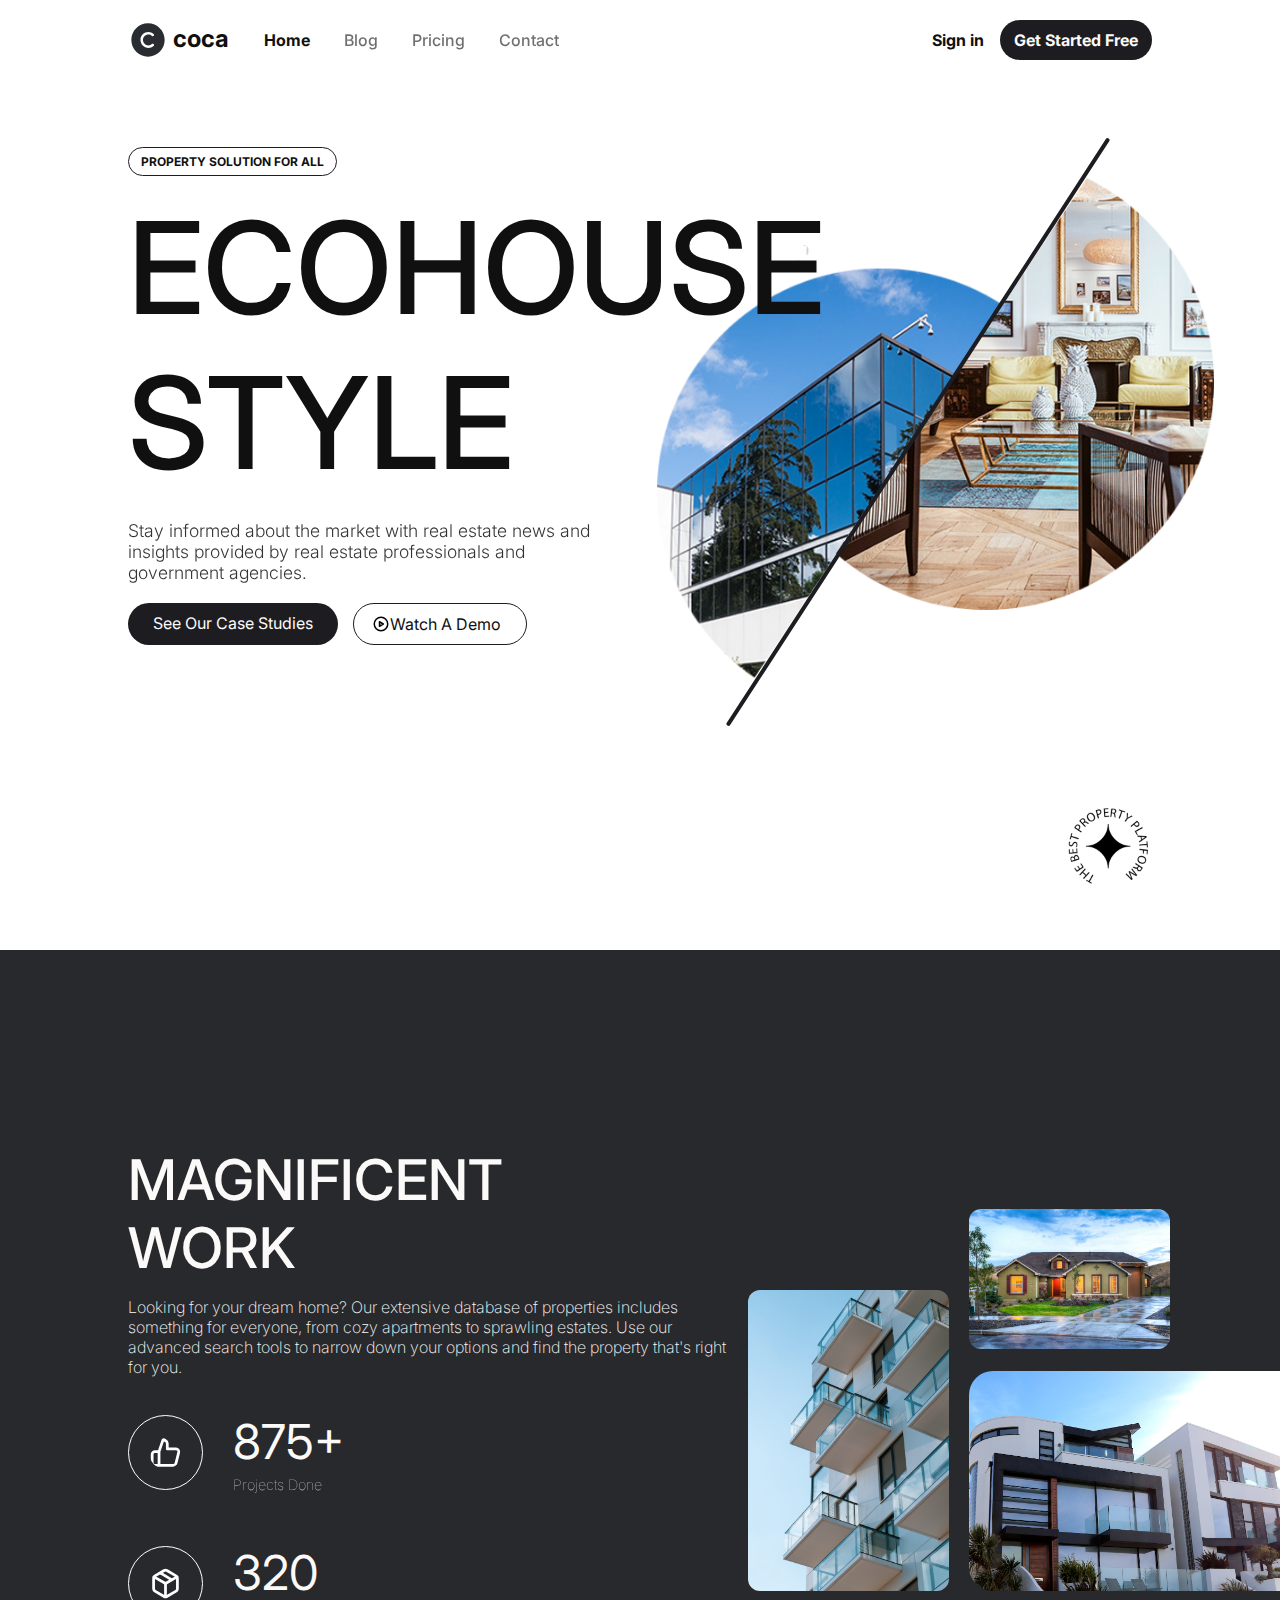
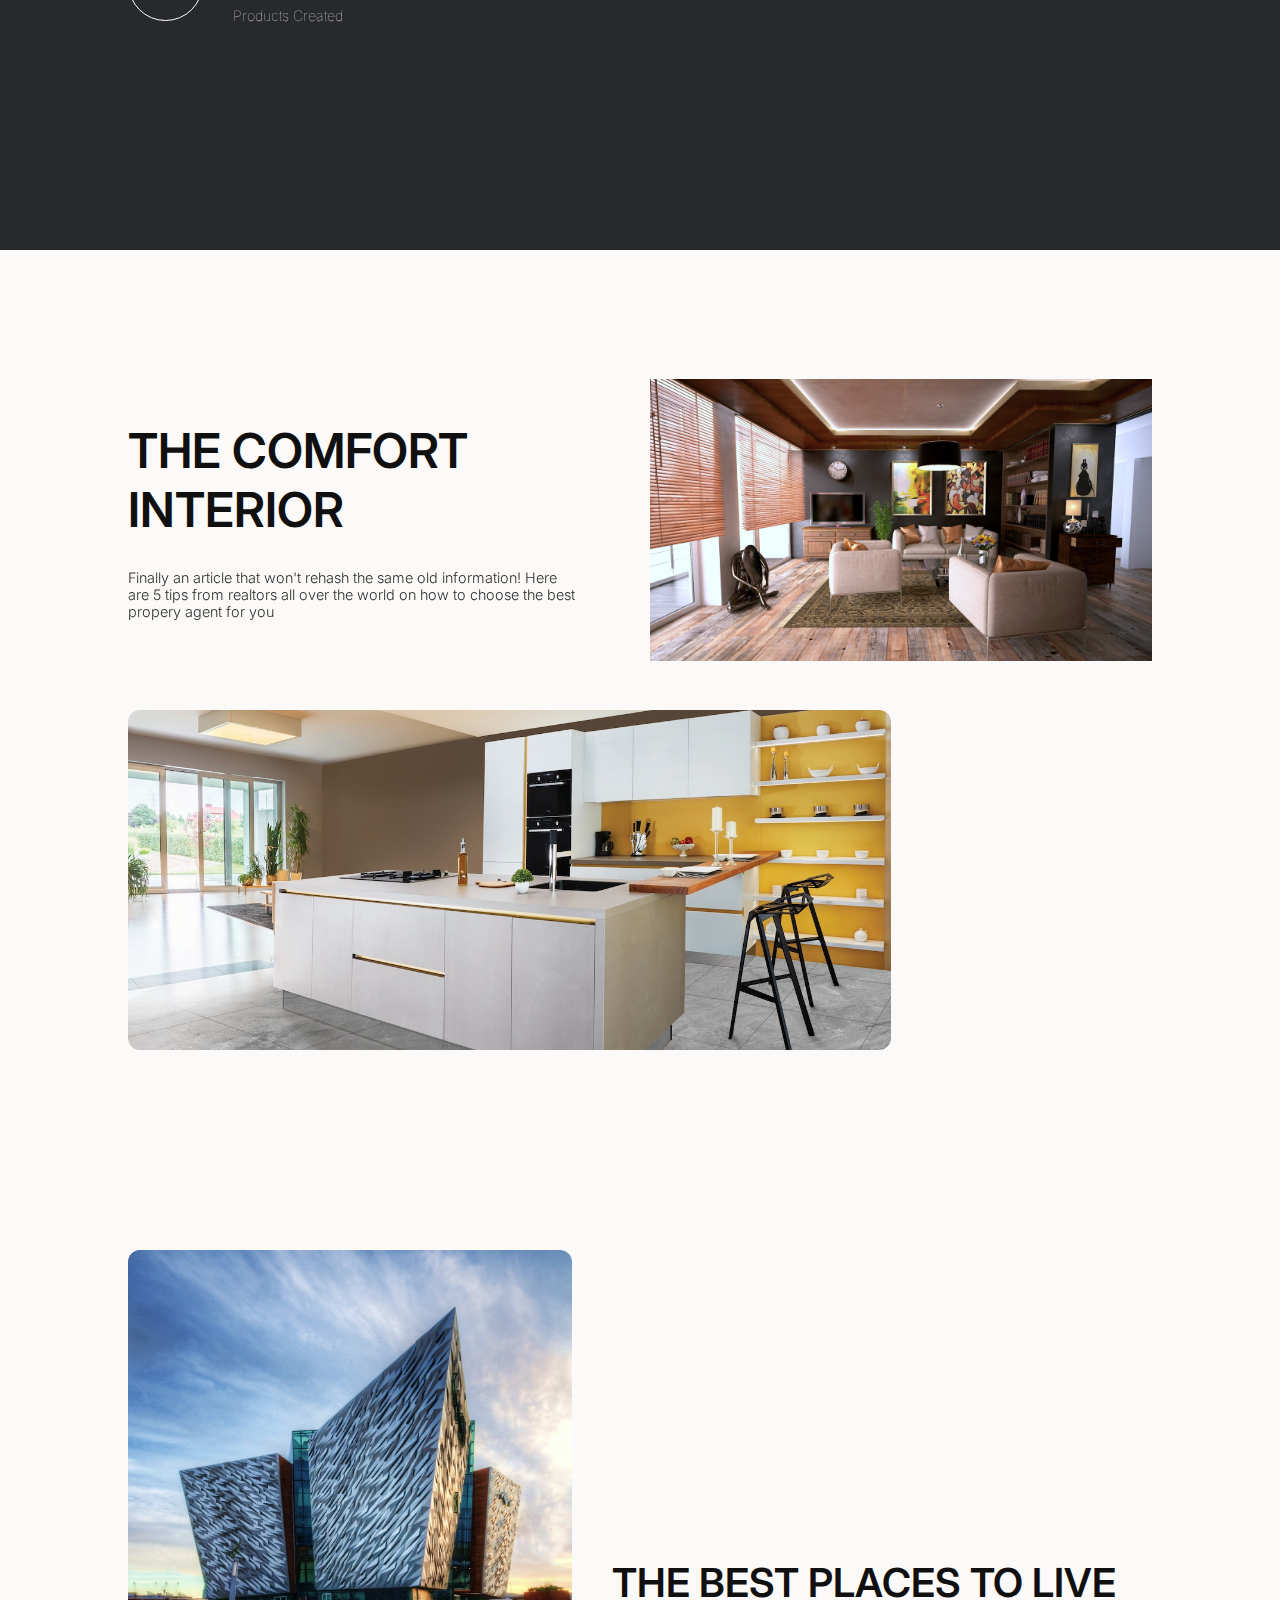
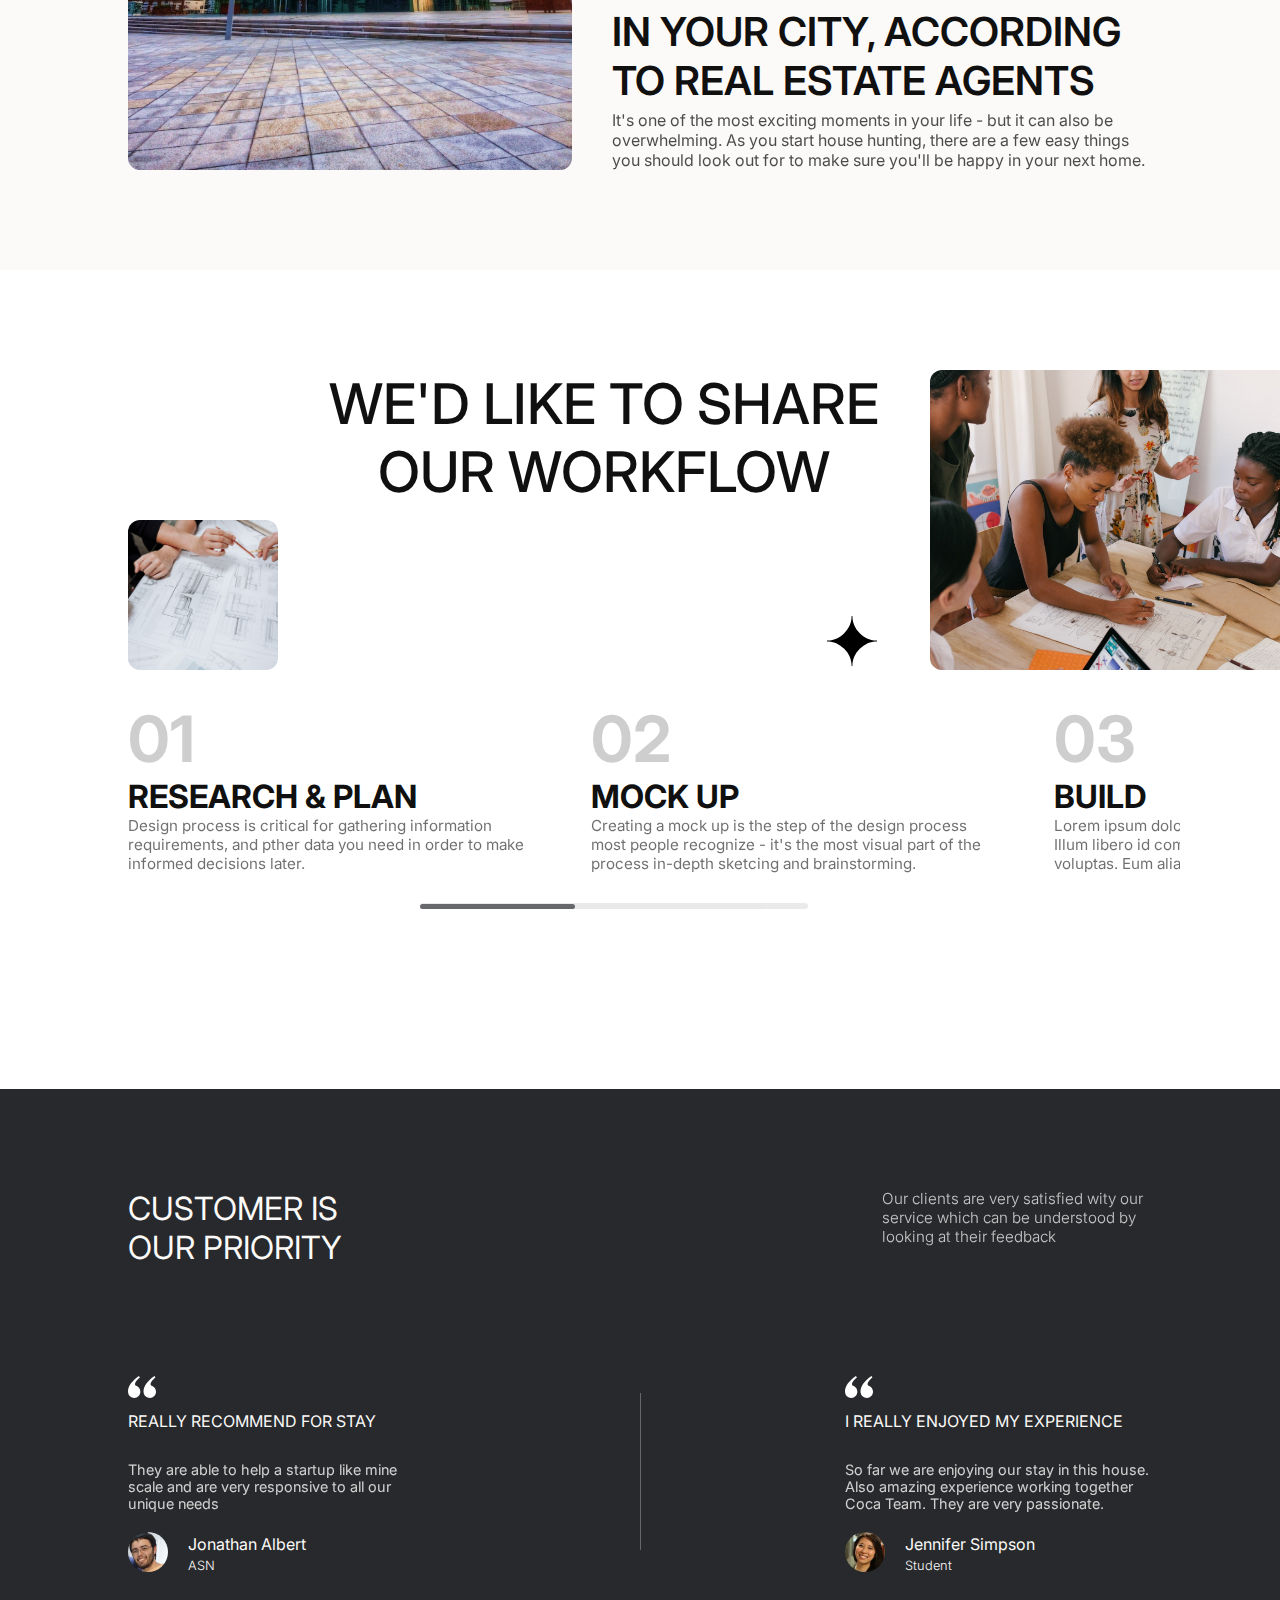
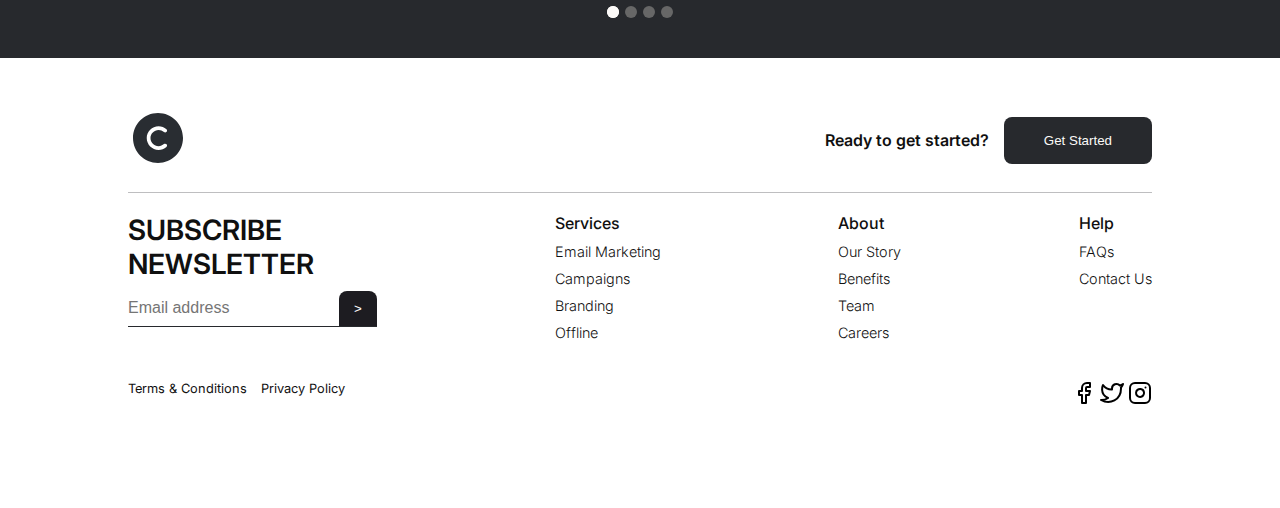
<file: sites/coca/index.html>
<!DOCTYPE html>
<html lang="en">
<head>
    <meta charset="UTF-8">
    <meta http-equiv="X-UA-Compatible" content="IE=edge">
    <meta name="viewport" content="width=device-width, initial-scale=1.0">
    <title>Coca | Homepage</title>
    <link rel="stylesheet" href="./css/root.css">
    <link rel="stylesheet" href="./css/index.css">
</head>
<body>
    <nav>
        <div class="navLeft">
            <span class="logo"><img src="./res/svg/logo.svg" alt="C">
                <p>coca</p>
            </span>
            <span class="links">
                <a href="#" class="linkActive">Home</a>
                <a href="#">Blog</a>
                <a href="#">Pricing</a>
                <a href="#">Contact</a>
            </span>
        </div>
        <div class="navRight">
            <a href="#">Sign in</a>
            <span class="navButton"><a href="#">Get Started Free</a></span>
        </div>
    </nav>
    <section id="hero">
        <div class="heroText">
            <span class="heroSlogan">Property Solution For All</span>
            <h1>Ecohouse <br> Style</h1>
            <p>Stay informed about the market with real estate news and insights provided by real estate professionals and government agencies.</p>
            <div class="heroButtons">
                <span class="heroButtonDark">See Our Case Studies</span>
                <span class="heroButton"><img src="./res/svg/play-circle.svg" alt="play"> Watch A Demo</span>
            </div>
        </div>
        <div class="heroDecorations">
            <div class="smallStar">
                <img src="./res/img/star.png" alt="">
            </div>
            <div class="heroImages">
                <img src="./res/img/edited.png" alt="">
                <span class="divider"></span>
            </div>
        </div>
    </section>
    <section id="workFeatures">
        <div class="featuresText">
            <h2 class="featureTitle">Magnificent <br> Work</h2>
            <p>Looking for your dream home? Our extensive database of properties includes something for everyone, from cozy
                apartments
                to sprawling estates. Use our advanced search tools to narrow down your options and find the property that's right
                for
                you.</p>
            <div class="featureSingular">
                <div class="feature">
                    <img src="./res/svg/thumbs-up.svg" alt="">
                    <div class="featureText">
                        <span class="featureNumber">875+</span>
                        <span class="featureName">Projects Done</span>
                    </div>
                </div>
                <div class="feature">
                    <img src="./res/svg/box.svg" alt="">
                    <div class="featureText">
                        <span class="featureNumber">320</span>
                        <span class="featureName">Products Created</span>
                    </div>
                </div>
            </div>
        </div>
        <div class="featureImages">
            <div id="img1">
                <img src="./res/img/pexels-jovydas-pinkevicius-2462015.jpg" alt="">
            </div>
            <div id="img2">
                <img src="./res/img/pexels-binyamin-mellish-1396132.jpg" alt="">
            </div>
            <div id="img3">
                <img src="./res/img/pexels-expect-best-323780.jpg" alt="">
            </div>
        </div>
    </section>
    <section id="featureInterior">
        <div class="featureInteriorText">
            <span class="featureInteriorTitle">The Comfort <br> Interior</span>
            <p>Finally an article that won't rehash the same old information! Here are 5 tips from realtors all over the world on how to choose the best propery agent for you</p>
        </div>
        <div class="featureInteriorImg" id="featureImg1">
            <img src="./res/img/pexels-pixabay-276724.jpg" alt="">
        </div>
        <div class="featureInteriorImg" id="featureImg2">
            <img src="./res/img/pexels-saviesa-home-2089698.jpg" alt="">
        </div>
    </section>
    <section id="agents">
        <div id="agentImage">
            <img src="./res/img/pexels-steven-hylands-1650904.jpg" alt="">
        </div>
        <div id="agentText">
            <span id="agentTitle">The best places to live in your city, according to real estate agents</span>
            <p>It's one of the most exciting moments in your life - but it can also be overwhelming. As you start house hunting, there are a few easy things you should look out for to make sure you'll be happy in your next home.</p>
        </div>
    </section>
    <section id="workflow">
        <div id="workflowUpper">
            <span class="imgWorkflow" id="workflowImg1">
                <img src="./res/img/pexels-thirdman-5584052.jpg" alt="plan">
            </span>
            <span id="workflowTitle">We'd like to share our workflow</span>
            <span class="imgWorkflow" id="workflowImg2">
                <img src="./res/img/pexels-rfstudio-3810792.jpg" alt="team">
            </span>
            <span id="decorationStar"><img src="./res/svg/star-four.svg" alt="*"></span>
        </div>
        <div id="workflowSlider">
            <div id="slides">
                <div class="slide">
                    <span class="slideIndex">01</span>
                    <span class="slideTitle">Research & Plan</span>
                    <span class="slideText">Design process is critical for gathering information requirements, and pther data you need in order to make informed decisions later.</span>
                </div>
                <div class="slide">
                    <span class="slideIndex">02</span>
                    <span class="slideTitle">Mock Up</span>
                    <span class="slideText">Creating a mock up is the step of the design process most people recognize - it's the most visual part of the process in-depth sketcing and brainstorming.</span>
                </div>
                <div class="slide">
                    <span class="slideIndex">03</span>
                    <span class="slideTitle">Build</span>
                    <span class="slideText">Lorem ipsum dolor sit amet consectetur adipisicing elit. Illum libero id commodi, pariatur quod quo dolorem voluptas. Eum alias libero quae tenetur repellendus.</span>
                </div>
                <div class="slide">
                    <span class="slideIndex">04</span>
                    <span class="slideTitle">Improve</span>
                    <span class="slideText">Lorem ipsum dolor sit amet consectetur adipisicing elit. Illum, similique. Maxime temporibus rerum minima ratione non labore porro molestiae quasi.</span>
                </div>
            </div>
            <span id="slider">
                <input id="workflowSliderInput" type="range" value="0">
            </span>
        </div>
    </section>
    <section id="testamonialsContainer">
        <div id="testamonialUpper">
            <span>CUSTOMER IS OUR PRIORITY</span>
            <p>Our clients are very satisfied wity our service which can be understood by looking at their feedback</p>
        </div>
        <div id="testamonials">
            <div class="testamonialCombo">
                <div class="testamonial">
                    <span class="quote"><img src="./res/svg/quote.svg" alt="''"></span>
                    <span class="testamonialUp">Really recommend for stay</span>
                    <p class="testamonialText">They are able to help a startup like mine scale and are very responsive to all our unique needs</p>
                    <div class="testamonialPerson">
                        <span class="testamonialAvatarContainer"><img src="./res/img/avatar/37.jpg" alt="Testamonial Avatar"></span>
                        <div class="testamonialInfo">
                            <p class="testamonialName">Jonathan Albert</p>
                            <span class="testamonialJob">ASN</span>
                        </div>
                    </div>
                </div>
                <span class="divider"></span>
                <div class="testamonial">
                    <span class="quote"><img src="./res/svg/quote.svg" alt="''"></span>
                    <span class="testamonialUp">I really enjoyed my experience</span>
                    <p class="testamonialText">So far we are enjoying our stay in this house. Also amazing experience working together Coca Team. They are very passionate.</p>
                    <div class="testamonialPerson">
                        <span class="testamonialAvatarContainer"><img src="./res/img/avatar/85.jpg" alt="Testamonial Avatar"></span>
                        <div class="testamonialInfo">
                            <p class="testamonialName">Jennifer Simpson</p>
                            <span class="testamonialJob">Student</span>
                        </div>
                    </div>
                </div>
            </div>
           
            <div class="testamonialCombo">
                <div class="testamonial">
                    <span class="quote"><img src="./res/svg/quote.svg" alt="''"></span>
                    <span class="testamonialUp">Lorem ipsum dolor sit.</span>
                    <p class="testamonialText">Lorem ipsum dolor sit, amet consectetur adipisicing elit. Suscipit quam ex amet!</p>
                    <div class="testamonialPerson">
                        <span class="testamonialAvatarContainer"><img src="./res/img/avatar/19.jpg" alt="Testamonial Avatar"></span>
                        <div class="testamonialInfo">
                            <p class="testamonialName">May Hemsworth</p>
                            <span class="testamonialJob">Teacher</span>
                        </div>
                    </div>
                </div>
                <span class="divider"></span>
                <div class="testamonial">
                    <span class="quote"><img src="./res/svg/quote.svg" alt="''"></span>
                    <span class="testamonialUp">Really recommend for stay</span>
                    <p class="testamonialText">So far we are enjoying our stay in this house. Also amazing experience working together Coca Team. They are very passionate.</p>
                    <div class="testamonialPerson">
                        <span class="testamonialAvatarContainer"><img src="./res/img/avatar/3.jpg" alt="Testamonial Avatar"></span>
                        <div class="testamonialInfo">
                            <p class="testamonialName">Allison Bryce</p>
                            <span class="testamonialJob">Engineer</span>
                        </div>
                    </div>
                </div>
            </div>
        
            <div class="testamonialCombo">
                <div class="testamonial">
                    <span class="quote"><img src="./res/svg/quote.svg" alt="''"></span>
                    <span class="testamonialUp">Lorem ipsum dolor sit.</span>
                    <p class="testamonialText">Lorem ipsum dolor sit, amet consectetur adipisicing elit. Suscipit quam ex amet!</p>
                    <div class="testamonialPerson">
                        <span class="testamonialAvatarContainer"><img src="./res/img/avatar/65.jpg" alt="Testamonial Avatar"></span>
                        <div class="testamonialInfo">
                            <p class="testamonialName">Albert Griffin</p>
                            <span class="testamonialJob">TCU</span>
                        </div>
                    </div>
                </div>
                <span class="divider"></span>
                <div class="testamonial">
                    <span class="quote"><img src="./res/svg/quote.svg" alt="''"></span>
                    <span class="testamonialUp">Really recommend for stay</span>
                    <p class="testamonialText">So far we are enjoying our stay in this house. Also amazing experience working together Coca Team. They are very passionate.</p>
                    <div class="testamonialPerson">
                        <span class="testamonialAvatarContainer"><img src="./res/img/avatar/66.jpg" alt="Testamonial Avatar"></span>
                        <div class="testamonialInfo">
                            <p class="testamonialName">Homer Kjellson</p>
                            <span class="testamonialJob">Student</span>
                        </div>
                    </div>
                </div>
            </div>
        
            <div class="testamonialCombo">
                <div class="testamonial">
                    <span class="quote"><img src="./res/svg/quote.svg" alt="''"></span>
                    <span class="testamonialUp">Lorem ipsum dolor sit.</span>
                    <p class="testamonialText">Lorem ipsum dolor sit, amet consectetur adipisicing elit. Suscipit quam ex amet!</p>
                    <div class="testamonialPerson">
                        <span class="testamonialAvatarContainer"><img src="./res/img/avatar/93.jpg" alt="Testamonial Avatar"></span>
                        <div class="testamonialInfo">
                            <p class="testamonialName">Hank Hill</p>
                            <span class="testamonialJob">Policeman</span>
                        </div>
                    </div>
                </div>
                <span class="divider"></span>
                <div class="testamonial">
                    <span class="quote"><img src="./res/svg/quote.svg" alt="''"></span>
                    <span class="testamonialUp">Really recommend for stay</span>
                    <p class="testamonialText">So far we are enjoying our stay in this house. Also amazing experience working together Coca Team. They are very passionate.</p>
                    <div class="testamonialPerson">
                        <span class="testamonialAvatarContainer"><img src="./res/img/avatar/85.jpg" alt="Testamonial Avatar"></span>
                        <div class="testamonialInfo">
                            <p class="testamonialName">Jennifer Simpson</p>
                            <span class="testamonialJob">Student</span>
                        </div>
                    </div>
                </div>
            </div>
        
        </div>
        <div id="testamonialRadio">
            <input checked type="radio" id="testamonial1" name="testamonialRadioScroll" value="1">
            <label for="testamonial1"></label>
            <input type="radio" id="testamonial2" name="testamonialRadioScroll" value="2">
            <label for="testamonial2"></label>
            <input type="radio" id="testamonial3" name="testamonialRadioScroll" value="3">
            <label for="testamonial3"></label>
            <input type="radio" id="testamonial4" name="testamonialRadioScroll" value="4">
            <label for="testamonial4"></label>
            <span id="testamonialSelector"></span>
        </div>
    </section>
    <footer>
        <div id="footerUpper">
            <div class="logo">
                <img src="./res/svg/logo.svg" alt="Coca">
            </div>
            <div class="cta">
                <p>Ready to get started?</p>
                <button>Get Started</button>
            </div>
        </div>
        <div class="divider"></div>
        <div class="footerMiddle">
            <div class="emailContainer">
                <h2>Subscribe Newsletter</h2>
                <div class="emailInput">
                    <input type="text" placeholder="Email address">
                    <button>></button>
                </div>
            </div>
            <div class="links">
                <span>Services</span>
                <span>Email Marketing</span>
                <span>Campaigns</span>
                <span>Branding</span>
                <span>Offline</span>
            </div>
            <div class="links">
                <span>About</span>
                <span>Our Story</span>
                <span>Benefits</span>
                <span>Team</span>
                <span>Careers</span>
            </div>
            <div class="links">
                <span>Help</span>
                <span>FAQs</span>
                <span>Contact Us</span>
            </div>
        </div>
        <div class="footerBottom">
            <div >
                <span>Terms & Conditions</span>
                <span>Privacy Policy</span>
            </div>
            <div>
                <span><img src="./res/svg/facebook.svg" alt="Facebook"></span>
                <span><img src="./res/svg/twitter.svg" alt="Twitter"></span>
                <span><img src="./res/svg/instagram.svg" alt="Instagram"></span>
            </div>
        </div>
    </footer>
</body>
<script src="index.js"></script>
</html>
</file>
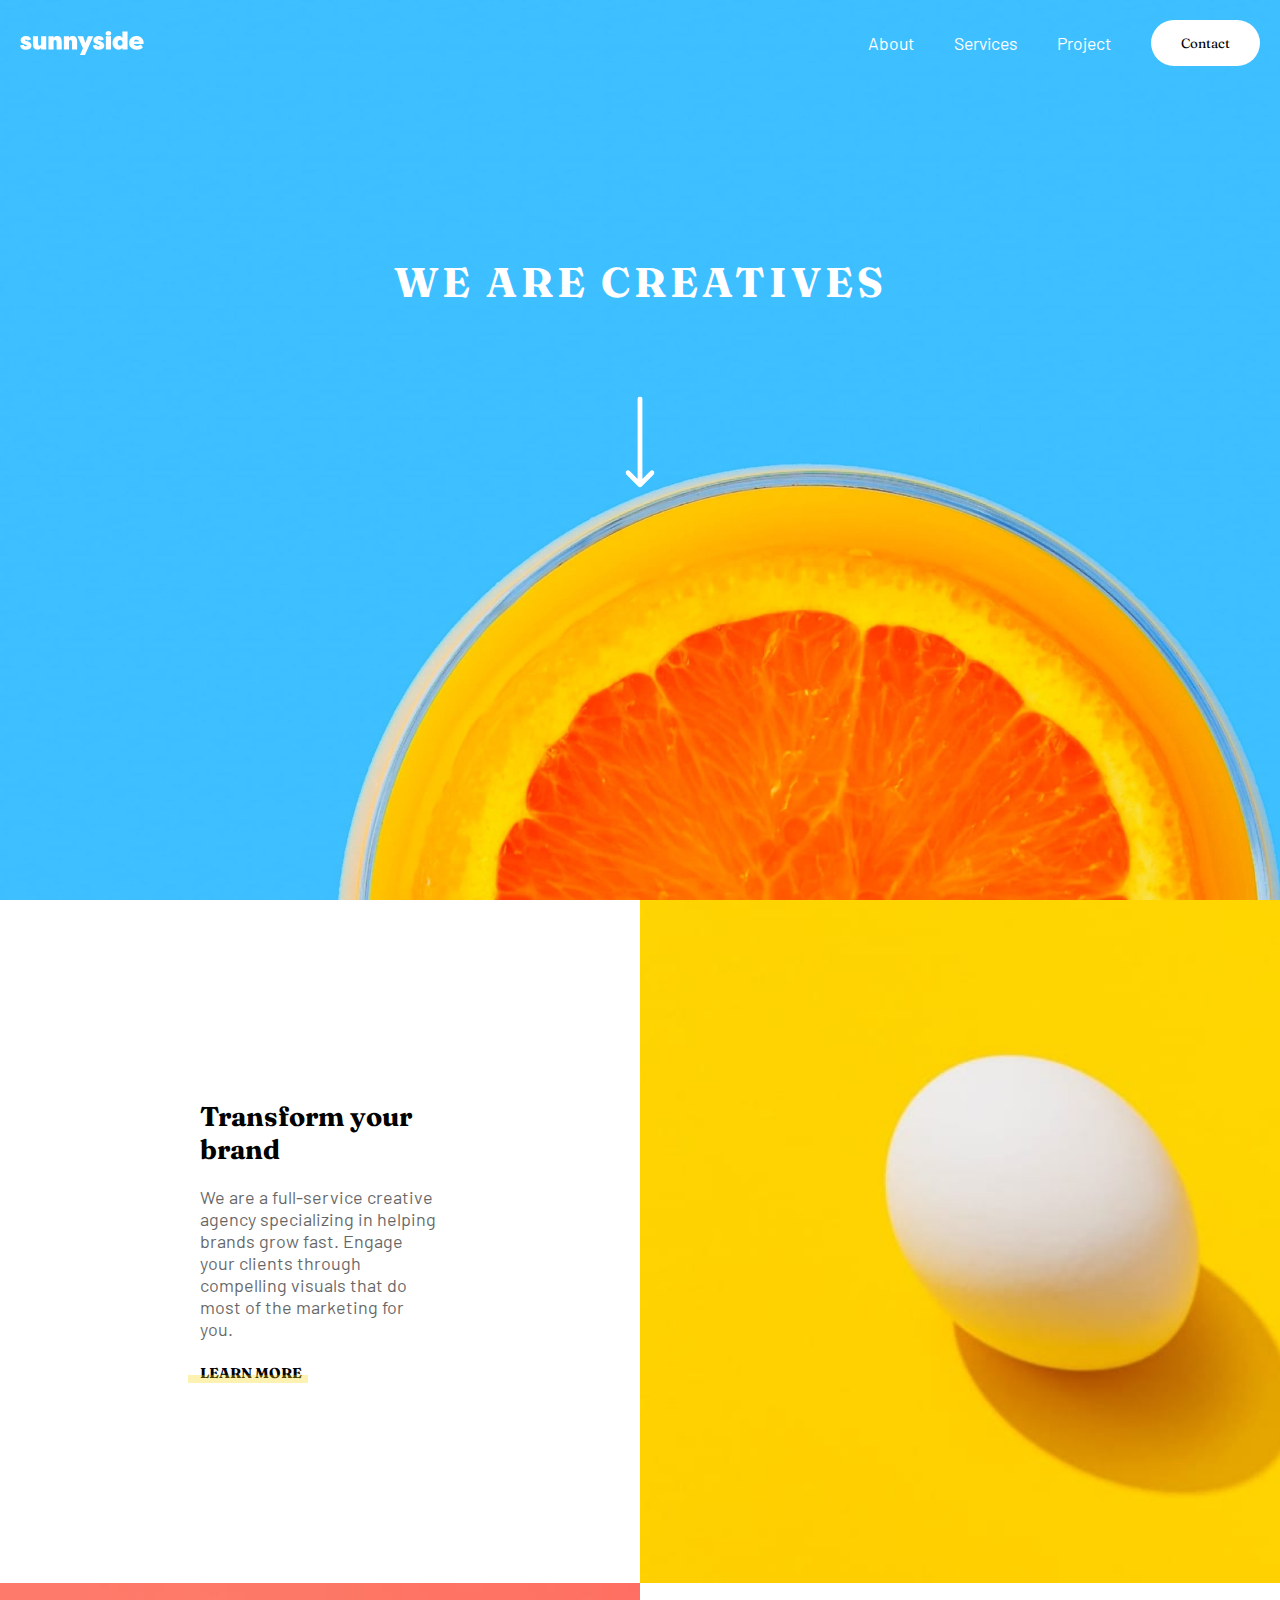
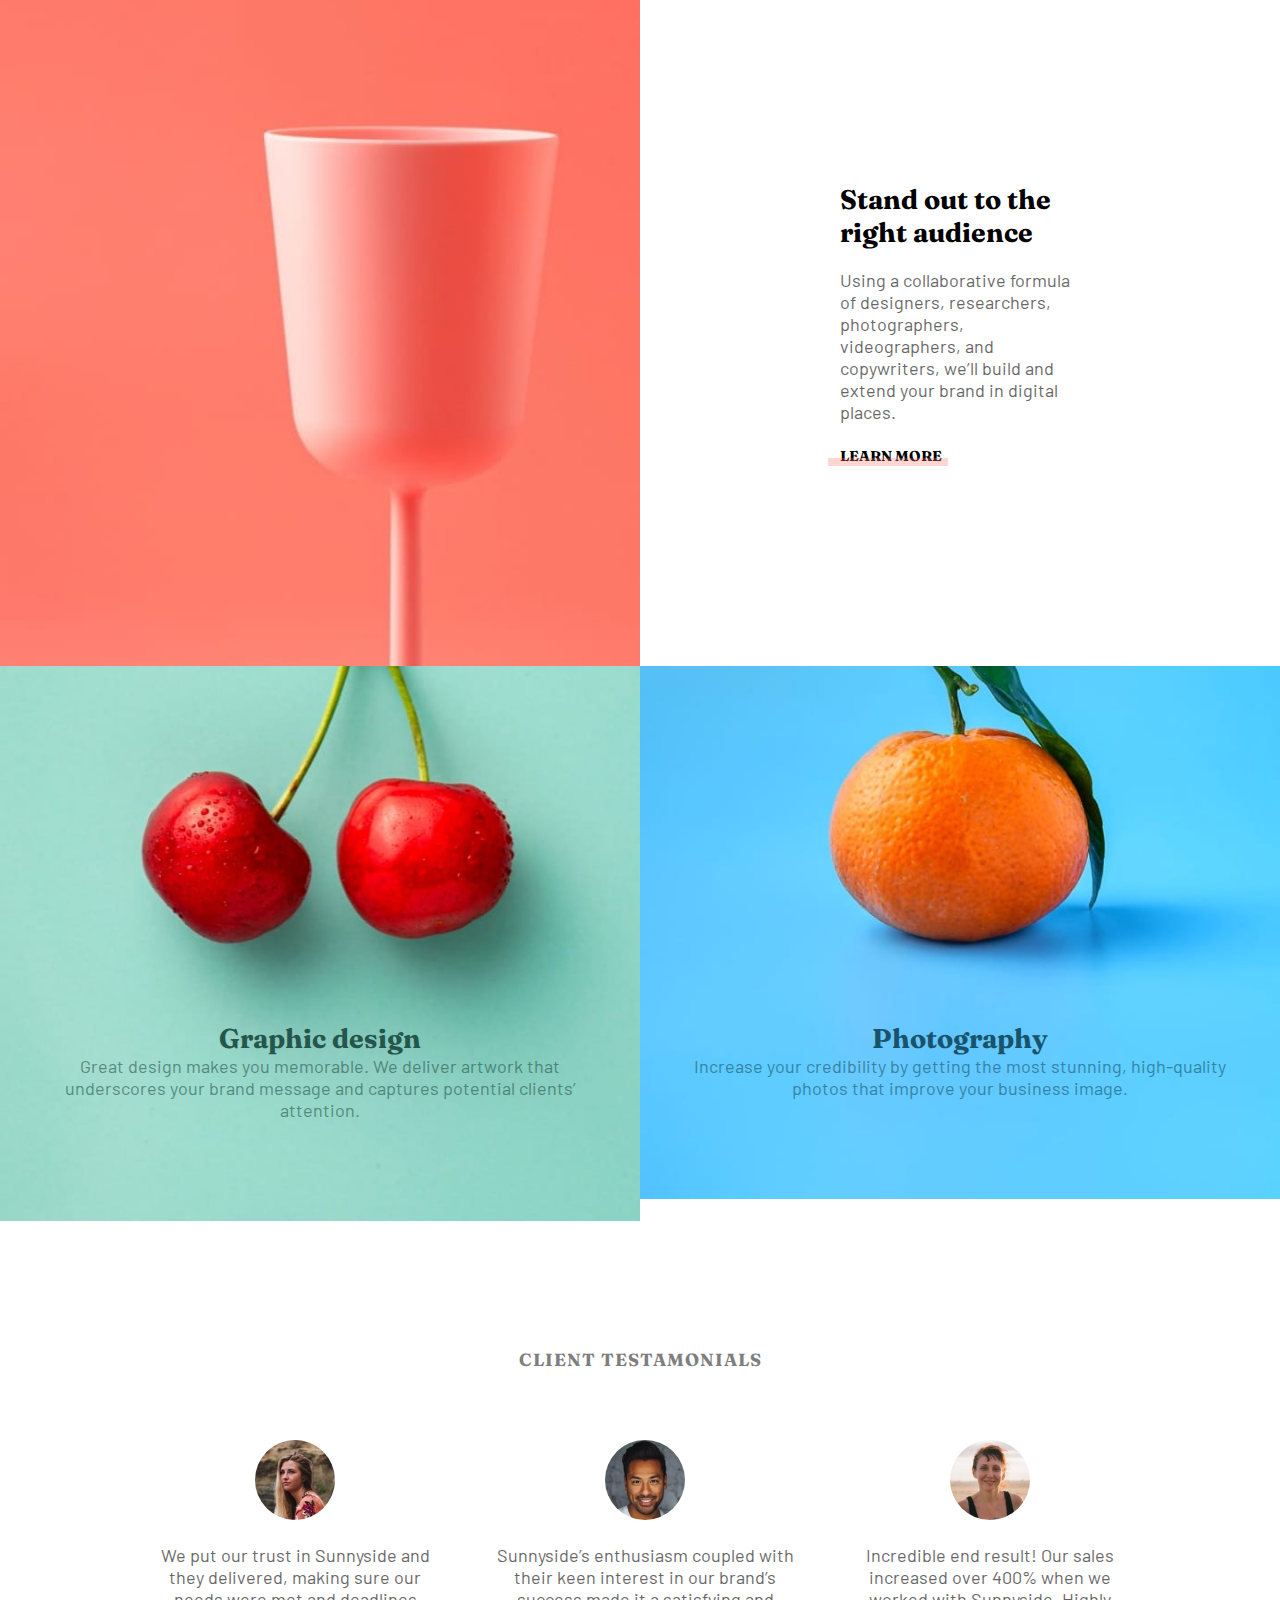
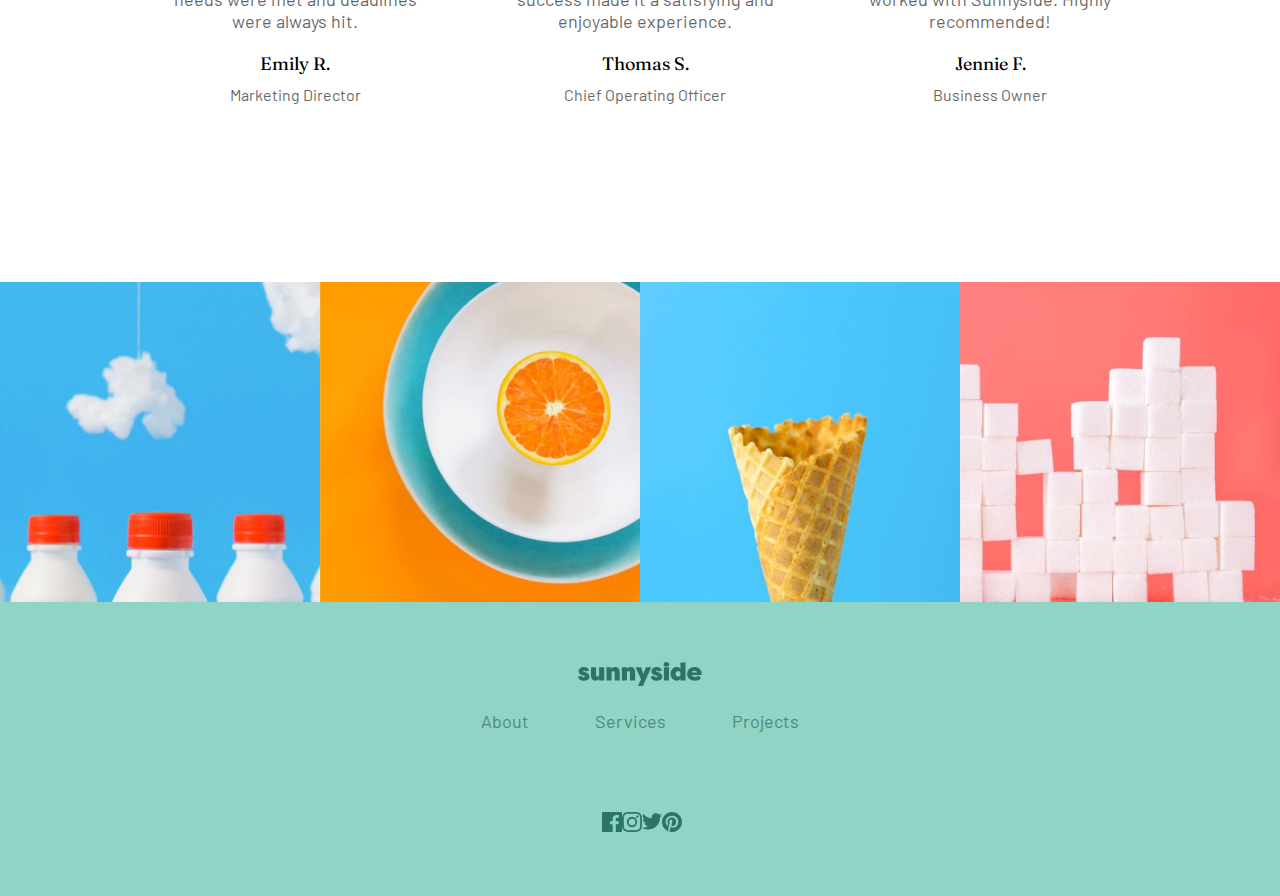
<file: sites/sunnyside/index.html>
<!DOCTYPE html>
<html lang="en">
<head>
    <meta charset="UTF-8">
    <meta http-equiv="X-UA-Compatible" content="IE=edge">
    <meta name="viewport" content="width=device-width, initial-scale=1.0">
    <title>Sunnyside Homepage</title>
    <link rel="stylesheet" href="styles.css">
    <link rel="icon" sizes="32x32" href="resources/favicon-32x32.png">

</head>
<body>
    <header>
        <svg width="124" height="24" xmlns="http://www.w3.org/2000/svg"><path d="M5.857 18.708c1.638 0 2.995-.36 4.07-1.08 1.075-.721 1.613-1.769 1.613-3.144-.083-1.855-1.464-3.246-4.144-4.173l-1.44-.597c-.314-.1-.538-.198-.67-.298a.45.45 0 01-.198-.373c0-.414.273-.62.819-.62.678 0 1.182.347 1.513 1.043l3.698-1.044c-.893-2.22-2.614-3.329-5.162-3.329-1.522 0-2.788.398-3.797 1.193C1.15 7.08.645 8.116.645 9.39c0 .398.058.766.174 1.106.116.34.29.638.521.894.232.257.455.48.67.671.215.19.488.369.82.534.33.166.582.286.756.36.174.075.41.162.707.261l.422.15 1.49.546c.363.133.6.244.707.335a.449.449 0 01.16.36c0 .431-.404.647-1.215.647-1.191 0-1.903-.53-2.134-1.59L0 14.509c.463 2.8 2.416 4.2 5.857 4.2zm11.636 0c1.638 0 2.845-.63 3.623-1.888v1.615h5.112V5.366h-5.112v7.156c0 1.474-.505 2.21-1.514 2.21-1.026 0-1.539-.736-1.539-2.21V5.366h-5.112v7.653c0 3.793 1.514 5.69 4.542 5.69zm16.103-.273V11.28c0-1.475.504-2.212 1.513-2.212 1.026 0 1.54.737 1.54 2.212v7.155h5.111v-7.652c0-3.793-1.513-5.69-4.541-5.69-1.638 0-2.846.63-3.623 1.888V5.366h-5.113v13.069h5.113zm15.383 0V11.28c0-1.475.504-2.212 1.514-2.212 1.025 0 1.538.737 1.538 2.212v7.155h5.113v-7.652c0-3.793-1.514-5.69-4.542-5.69-1.638 0-2.846.63-3.623 1.888V5.366h-5.113v13.069h5.113zM64.958 24l8.289-18.634H67.91l-2.532 6.684-2.258-6.684h-5.584l5.435 11.802L59.944 24h5.014zm13.67-5.292c1.638 0 2.995-.36 4.07-1.08 1.076-.721 1.614-1.769 1.614-3.144-.083-1.855-1.465-3.246-4.145-4.173l-1.44-.597c-.314-.1-.537-.198-.67-.298a.45.45 0 01-.198-.373c0-.414.273-.62.819-.62.678 0 1.183.347 1.514 1.043l3.698-1.044c-.894-2.22-2.614-3.329-5.162-3.329-1.522 0-2.788.398-3.797 1.193-1.01.795-1.514 1.83-1.514 3.105 0 .398.058.766.173 1.106.116.34.29.638.522.894.231.257.455.48.67.671.215.19.488.369.819.534.33.166.583.286.757.36.173.075.41.162.707.261l.422.15 1.489.546c.364.133.6.244.707.335a.449.449 0 01.161.36c0 .431-.405.647-1.216.647-1.19 0-1.902-.53-2.134-1.59l-3.723.844c.464 2.8 2.416 4.2 5.857 4.2zm9.8-14.137c.91 0 1.613-.215 2.11-.646.495-.43.744-.977.744-1.64 0-.678-.24-1.23-.72-1.651C90.082.21 89.371 0 88.428 0c-.943 0-1.655.211-2.135.634-.48.422-.72.973-.72 1.652 0 .662.249 1.209.745 1.64.497.43 1.2.645 2.11.645zm2.556 13.864V5.366H85.87v13.069h5.113zm7.74.273c1.737 0 2.977-.63 3.722-1.888v1.615h5.112V.472h-5.112v6.534c-.745-1.275-1.985-1.913-3.723-1.913-1.753 0-3.214.642-4.38 1.926-1.166 1.283-1.75 2.91-1.75 4.882 0 1.97.584 3.598 1.75 4.882 1.166 1.283 2.627 1.925 4.38 1.925zm1.39-3.9c-.729 0-1.312-.274-1.75-.82-.439-.547-.658-1.243-.658-2.087 0-.845.215-1.54.645-2.087.447-.547 1.034-.82 1.762-.82s1.311.273 1.75.82c.438.546.657 1.242.657 2.087 0 .844-.219 1.54-.657 2.087-.439.546-1.022.82-1.75.82zm16.698 3.9c2.597 0 4.624-.754 6.08-2.26l-2.11-2.833c-1.042.845-2.217 1.267-3.524 1.267-.992 0-1.799-.224-2.42-.67-.62-.448-.93-.879-.93-1.293h9.604c.083-.298.124-.687.124-1.167 0-2.054-.674-3.677-2.022-4.87-1.349-1.193-3.073-1.789-5.175-1.789-2.25 0-4.028.671-5.335 2.013-1.307 1.341-1.961 2.956-1.961 4.844 0 1.938.69 3.549 2.072 4.833 1.382 1.283 3.247 1.925 5.597 1.925zm2.208-8.149h-5.112c.033-.613.298-1.08.794-1.404.496-.323 1.084-.484 1.762-.484.678 0 1.266.165 1.762.497.497.331.761.795.794 1.391z" fill="#FFF" fill-rule="nonzero"/></svg>
        <div>
            <div class="hamburger">
                <svg width="24" height="18" xmlns="http://www.w3.org/2000/svg"><path d="M24 16v2H0v-2h24zm0-8v2H0V8h24zm0-8v2H0V0h24z" fill="#FFF" fill-rule="evenodd"/></svg>
            </div>

            <ul class="hamburgerMenu">
                <li><a href="#">About</a></li>
                <li><a href="#">Services</a></li>
                <li><a href="#">Project</a></li>
                <li><button>Contact</button></li>
            </ul>
        </div>
    </header>

    <main>
        <section class="one">
            <h1>We are Creatives</h1>
            <svg class="arrow" width="36" height="114" xmlns="http://www.w3.org/2000/svg"><g stroke="#FFF" stroke-width="6" fill="none" fill-rule="evenodd" stroke-linecap="round" stroke-linejoin="round"><path d="M18 3v100M3 95.484l15 15 15-15"/></g></svg>
        </section>

        <section class="two">
            <div class="textTransform group">
                <div class="image transform"></div>
                <div class="text">
                    <h2>Transform your brand</h2>
                    <p>
                        We are a full-service creative agency specializing in helping brands grow fast. 
                        Engage your clients through compelling visuals that do most of the marketing for you.
                    </p>
                    <span>Learn More</span>
                </div>
            </div>
            <div class="textStand group">
                <div class="image stand"></div>
                <div class="text">
                    <h2>Stand out to the right audience</h2>
                    <p>
                        Using a collaborative formula of designers, researchers, photographers, videographers, and copywriters, we’ll build and extend your brand in digital places. 
                    </p>
                    <span>Learn More</span>
                </div>
            </div>
            <div class="twotwo">
                <div class="textDesign">
                    <div class="image design">
                        <h2>Graphic design</h2>
                        <p>
                            Great design makes you memorable. We deliver artwork that underscores your brand message and captures potential clients’ attention.
                        </p>
                    </div>
                </div>
                <div class="textDesign">
                    <div class="image photography">
                        <h2>Photography</h2>
                        <p>
                            Increase your credibility by getting the most stunning, high-quality photos that improve your business image.
                        </p>
                    </div>
                </div>
            </div>
        </section>
        <section class="testamonials">
            <h3>Client Testamonials</h3>
            <div>
                <div class="client">
                    <img src="resources/image-emily.jpg" alt="pp">
                    <p>
                        We put our trust in Sunnyside and they delivered, making sure our needs were met and deadlines were always hit.
                    </p>
                    <p class="name">Emily R.</p>
                    <p class="pos">Marketing Director</p>
                </div>
                <div class="client">
                    <img src="resources/image-thomas.jpg" alt="pp">
                    <p>
                        Sunnyside’s enthusiasm coupled with their keen interest in our brand’s success made it a satisfying and enjoyable experience.
                    </p>
                    <p class="name">Thomas S.</p>
                    <p class="pos">Chief Operating Officer</p>
                </div>
                <div class="client">
                    <img src="resources/image-jennie.jpg" alt="pp">
                    <p>
                        Incredible end result! Our sales increased over 400% when we worked with Sunnyside. Highly recommended!
                    </p>
                    <p class="name">Jennie F.</p>
                    <p class="pos">Business Owner</p>
                </div>
            </div>
        </section>
        <section class="pics">
            <div class="pic milk"></div>
            <div class="pic orange"></div>
            <div class="pic cone"></div>
            <div class="pic sugar"></div>
        </section>

    </main>

    <footer>
        <svg width="124" height="24" xmlns="http://www.w3.org/2000/svg"><path d="M5.857 18.708c1.638 0 2.995-.36 4.07-1.08 1.075-.721 1.613-1.769 1.613-3.144-.083-1.855-1.464-3.246-4.144-4.173l-1.44-.597c-.314-.1-.538-.198-.67-.298a.45.45 0 01-.198-.373c0-.414.273-.62.819-.62.678 0 1.182.347 1.513 1.043l3.698-1.044c-.893-2.22-2.614-3.329-5.162-3.329-1.522 0-2.788.398-3.797 1.193C1.15 7.08.645 8.116.645 9.39c0 .398.058.766.174 1.106.116.34.29.638.521.894.232.257.455.48.67.671.215.19.488.369.82.534.33.166.582.286.756.36.174.075.41.162.707.261l.422.15 1.49.546c.363.133.6.244.707.335a.449.449 0 01.16.36c0 .431-.404.647-1.215.647-1.191 0-1.903-.53-2.134-1.59L0 14.509c.463 2.8 2.416 4.2 5.857 4.2zm11.636 0c1.638 0 2.845-.63 3.623-1.888v1.615h5.112V5.366h-5.112v7.156c0 1.474-.505 2.21-1.514 2.21-1.026 0-1.539-.736-1.539-2.21V5.366h-5.112v7.653c0 3.793 1.514 5.69 4.542 5.69zm16.103-.273V11.28c0-1.475.504-2.212 1.513-2.212 1.026 0 1.54.737 1.54 2.212v7.155h5.111v-7.652c0-3.793-1.513-5.69-4.541-5.69-1.638 0-2.846.63-3.623 1.888V5.366h-5.113v13.069h5.113zm15.383 0V11.28c0-1.475.504-2.212 1.514-2.212 1.025 0 1.538.737 1.538 2.212v7.155h5.113v-7.652c0-3.793-1.514-5.69-4.542-5.69-1.638 0-2.846.63-3.623 1.888V5.366h-5.113v13.069h5.113zM64.958 24l8.289-18.634H67.91l-2.532 6.684-2.258-6.684h-5.584l5.435 11.802L59.944 24h5.014zm13.67-5.292c1.638 0 2.995-.36 4.07-1.08 1.076-.721 1.614-1.769 1.614-3.144-.083-1.855-1.465-3.246-4.145-4.173l-1.44-.597c-.314-.1-.537-.198-.67-.298a.45.45 0 01-.198-.373c0-.414.273-.62.819-.62.678 0 1.183.347 1.514 1.043l3.698-1.044c-.894-2.22-2.614-3.329-5.162-3.329-1.522 0-2.788.398-3.797 1.193-1.01.795-1.514 1.83-1.514 3.105 0 .398.058.766.173 1.106.116.34.29.638.522.894.231.257.455.48.67.671.215.19.488.369.819.534.33.166.583.286.757.36.173.075.41.162.707.261l.422.15 1.489.546c.364.133.6.244.707.335a.449.449 0 01.161.36c0 .431-.405.647-1.216.647-1.19 0-1.902-.53-2.134-1.59l-3.723.844c.464 2.8 2.416 4.2 5.857 4.2zm9.8-14.137c.91 0 1.613-.215 2.11-.646.495-.43.744-.977.744-1.64 0-.678-.24-1.23-.72-1.651C90.082.21 89.371 0 88.428 0c-.943 0-1.655.211-2.135.634-.48.422-.72.973-.72 1.652 0 .662.249 1.209.745 1.64.497.43 1.2.645 2.11.645zm2.556 13.864V5.366H85.87v13.069h5.113zm7.74.273c1.737 0 2.977-.63 3.722-1.888v1.615h5.112V.472h-5.112v6.534c-.745-1.275-1.985-1.913-3.723-1.913-1.753 0-3.214.642-4.38 1.926-1.166 1.283-1.75 2.91-1.75 4.882 0 1.97.584 3.598 1.75 4.882 1.166 1.283 2.627 1.925 4.38 1.925zm1.39-3.9c-.729 0-1.312-.274-1.75-.82-.439-.547-.658-1.243-.658-2.087 0-.845.215-1.54.645-2.087.447-.547 1.034-.82 1.762-.82s1.311.273 1.75.82c.438.546.657 1.242.657 2.087 0 .844-.219 1.54-.657 2.087-.439.546-1.022.82-1.75.82zm16.698 3.9c2.597 0 4.624-.754 6.08-2.26l-2.11-2.833c-1.042.845-2.217 1.267-3.524 1.267-.992 0-1.799-.224-2.42-.67-.62-.448-.93-.879-.93-1.293h9.604c.083-.298.124-.687.124-1.167 0-2.054-.674-3.677-2.022-4.87-1.349-1.193-3.073-1.789-5.175-1.789-2.25 0-4.028.671-5.335 2.013-1.307 1.341-1.961 2.956-1.961 4.844 0 1.938.69 3.549 2.072 4.833 1.382 1.283 3.247 1.925 5.597 1.925zm2.208-8.149h-5.112c.033-.613.298-1.08.794-1.404.496-.323 1.084-.484 1.762-.484.678 0 1.266.165 1.762.497.497.331.761.795.794 1.391z" fill="#2c7566" fill-rule="nonzero"/></svg>
        <ul>
            <li><a href="#">About</a></li>
            <li><a href="#">Services</a></li>
            <li><a href="#">Projects</a></li>
        </ul>
        <ul>
            <li><a href="#"><svg width="20" height="20" xmlns="http://www.w3.org/2000/svg"><path d="M18.896 0H1.104C.494 0 0 .494 0 1.104v17.793C0 19.506.494 20 1.104 20h9.58v-7.745H8.076V9.237h2.606V7.01c0-2.583 1.578-3.99 3.883-3.99 1.104 0 2.052.082 2.329.119v2.7h-1.598c-1.254 0-1.496.597-1.496 1.47v1.928h2.989l-.39 3.018h-2.6V20h5.098c.608 0 1.102-.494 1.102-1.104V1.104C20 .494 19.506 0 18.896 0z" fill="#2C7566" fill-rule="nonzero"/></svg></a></li>
            <li><a href="#"><svg width="20" height="20" xmlns="http://www.w3.org/2000/svg"><path d="M10 1.802c2.67 0 2.987.01 4.042.059 2.71.123 3.975 1.409 4.099 4.099.048 1.054.057 1.37.057 4.04 0 2.672-.01 2.988-.057 4.042-.124 2.687-1.387 3.975-4.1 4.099-1.054.048-1.37.058-4.041.058-2.67 0-2.987-.01-4.04-.058-2.718-.124-3.977-1.416-4.1-4.1-.048-1.054-.058-1.37-.058-4.041 0-2.67.01-2.986.058-4.04.124-2.69 1.387-3.977 4.1-4.1 1.054-.048 1.37-.058 4.04-.058zM10 0C7.284 0 6.944.012 5.877.06 2.246.227.227 2.242.061 5.877.01 6.944 0 7.284 0 10s.012 3.057.06 4.123c.167 3.632 2.182 5.65 5.817 5.817 1.067.048 1.407.06 4.123.06s3.057-.012 4.123-.06c3.629-.167 5.652-2.182 5.816-5.817.05-1.066.061-1.407.061-4.123s-.012-3.056-.06-4.122C19.777 2.249 17.76.228 14.124.06 13.057.01 12.716 0 10 0zm0 4.865a5.135 5.135 0 100 10.27 5.135 5.135 0 000-10.27zm0 8.468a3.333 3.333 0 110-6.666 3.333 3.333 0 010 6.666zm5.338-9.87a1.2 1.2 0 100 2.4 1.2 1.2 0 000-2.4z" fill="#2C7566" fill-rule="nonzero"/></svg></a></li>
            <li><a href="#"><svg width="20" height="17" xmlns="http://www.w3.org/2000/svg"><path d="M20 2.172a8.192 8.192 0 01-2.357.646 4.11 4.11 0 001.805-2.27 8.22 8.22 0 01-2.606.996A4.096 4.096 0 0013.847.248c-2.65 0-4.596 2.472-3.998 5.037A11.648 11.648 0 011.392 1a4.109 4.109 0 001.27 5.478 4.086 4.086 0 01-1.858-.513c-.045 1.9 1.318 3.679 3.291 4.075a4.113 4.113 0 01-1.853.07 4.106 4.106 0 003.833 2.849A8.25 8.25 0 010 14.658a11.616 11.616 0 006.29 1.843c7.618 0 11.923-6.434 11.663-12.205A8.354 8.354 0 0020 2.172z" fill="#2C7566" fill-rule="nonzero"/></svg></a></li>
            <li><a href="#"><svg width="20" height="20" xmlns="http://www.w3.org/2000/svg"><path d="M10 0C4.477 0 0 4.477 0 10c0 4.237 2.636 7.855 6.356 9.312-.088-.791-.167-2.005.035-2.868.181-.78 1.172-4.97 1.172-4.97s-.299-.6-.299-1.486c0-1.39.806-2.428 1.81-2.428.852 0 1.264.64 1.264 1.408 0 .858-.546 2.14-.828 3.33-.236.995.5 1.807 1.48 1.807 1.778 0 3.144-1.874 3.144-4.58 0-2.393-1.72-4.068-4.176-4.068-2.845 0-4.516 2.135-4.516 4.34 0 .859.331 1.781.745 2.281a.3.3 0 01.069.288l-.278 1.133c-.044.183-.145.223-.335.134-1.249-.581-2.03-2.407-2.03-3.874 0-3.154 2.292-6.052 6.608-6.052 3.469 0 6.165 2.473 6.165 5.776 0 3.447-2.173 6.22-5.19 6.22-1.013 0-1.965-.525-2.291-1.148l-.623 2.378c-.226.869-.835 1.958-1.244 2.621.937.29 1.931.446 2.962.446 5.523 0 10-4.477 10-10S15.523 0 10 0z" fill="#2C7566" fill-rule="nonzero"/></svg></a></li>
        </ul>
    </footer>

    <script src="scripts.js"></script>
</body>
</html>
</file>
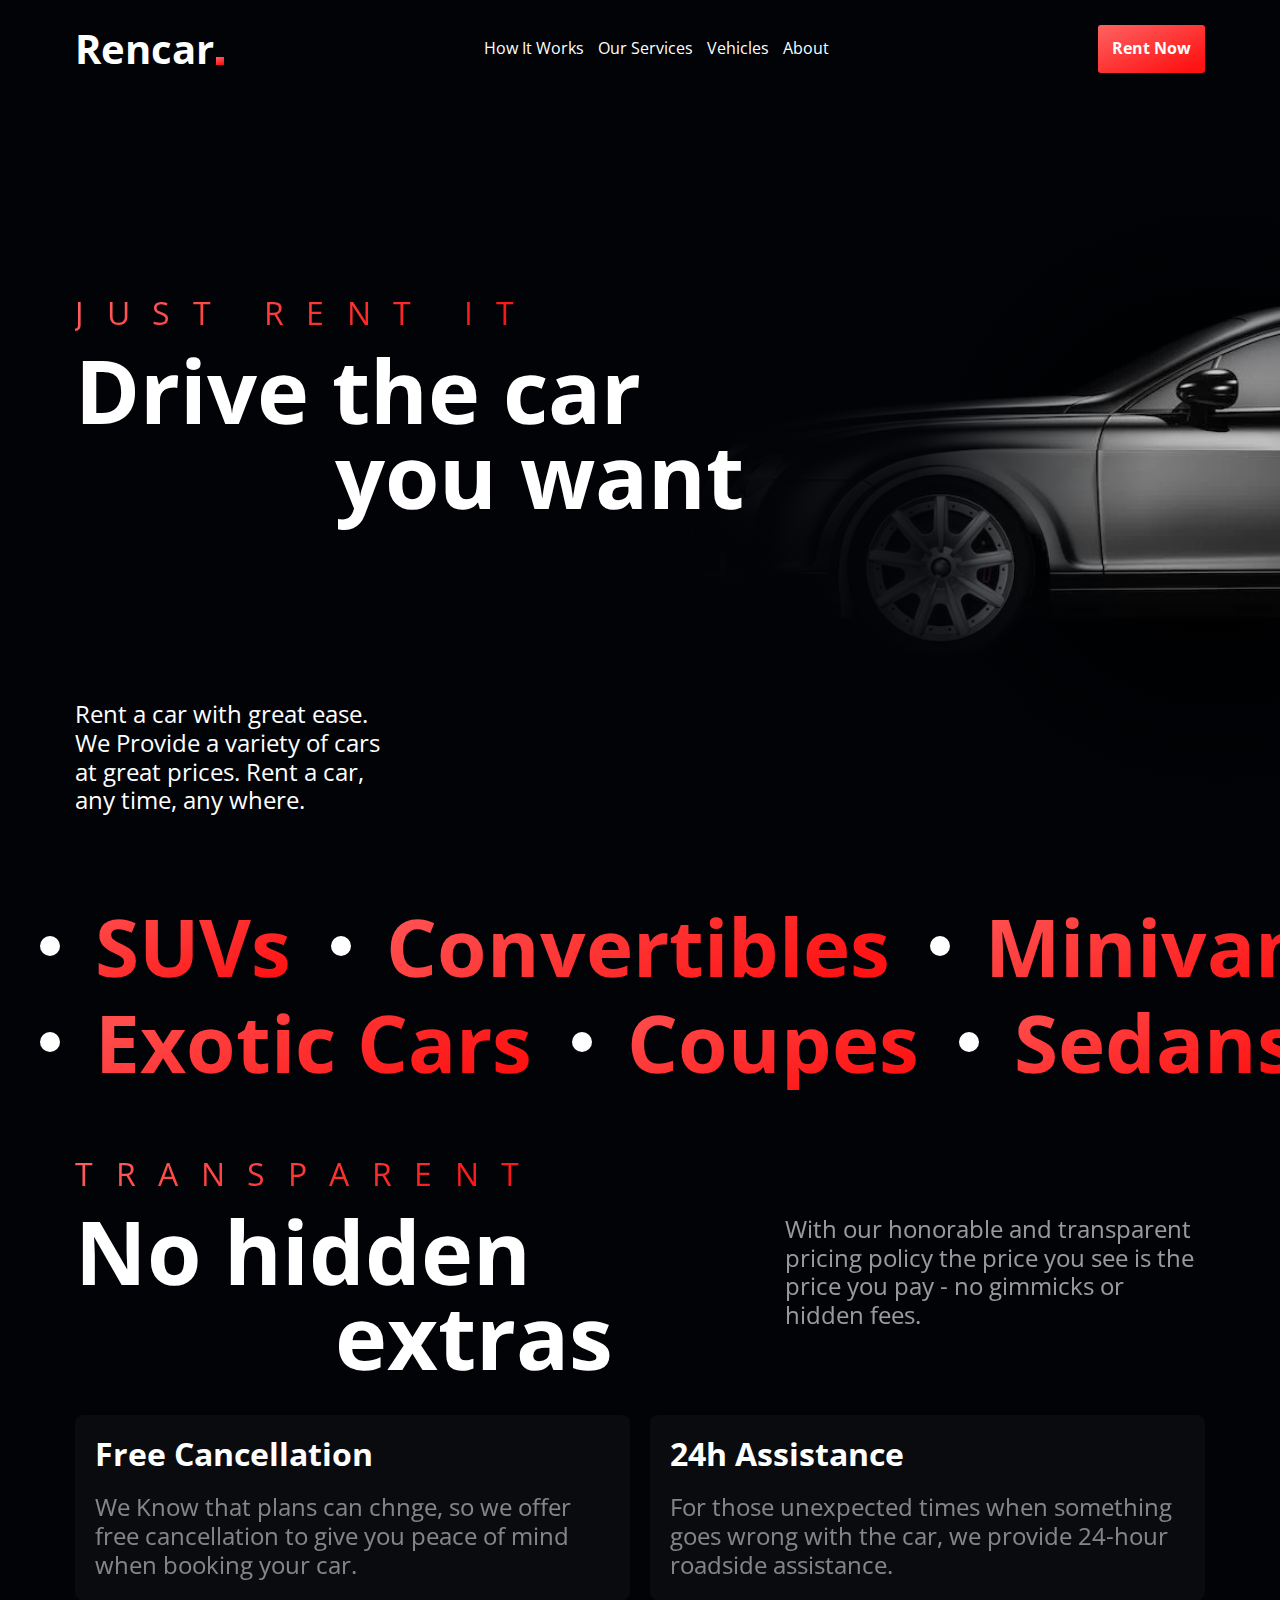
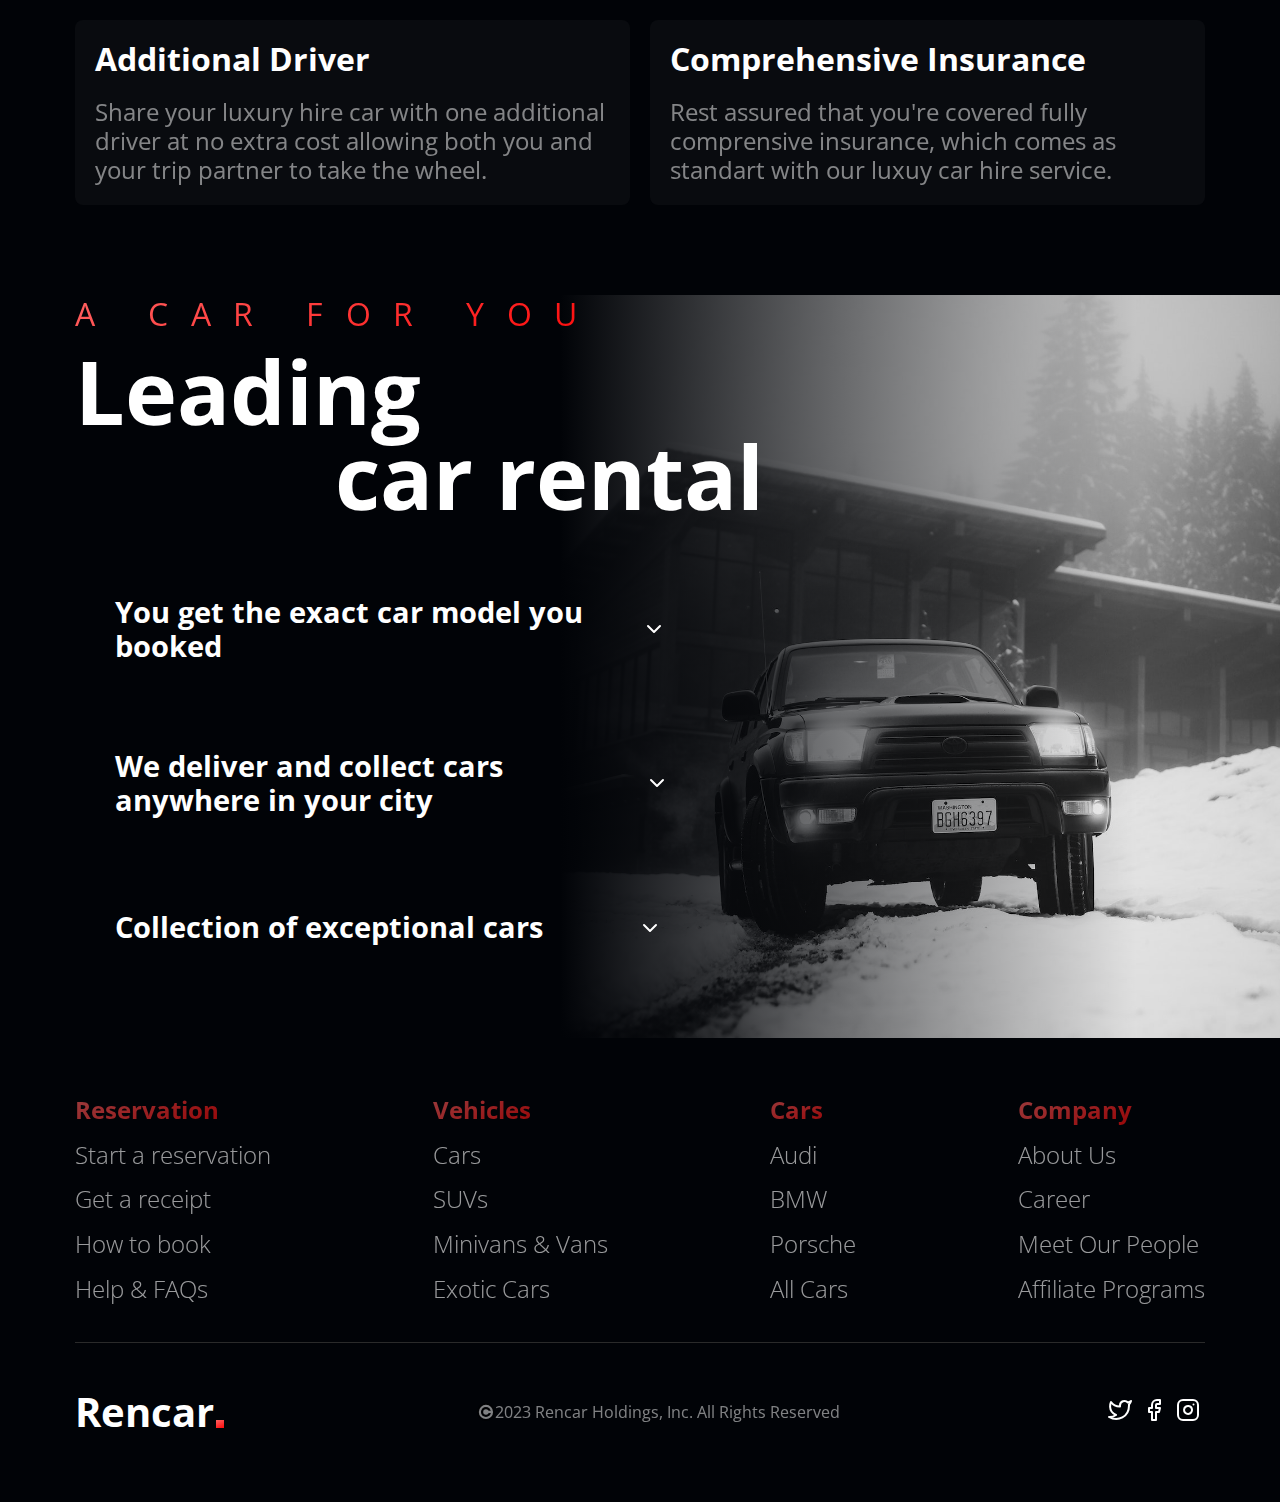
<file: sites/rencar/rencar.html>
<!DOCTYPE html>
<html lang="en">
<head>
    <meta charset="UTF-8">
    <meta http-equiv="X-UA-Compatible" content="IE=edge">
    <meta name="viewport" content="width=device-width, initial-scale=1.0">
    <title>Rencar.</title>
    <link rel="stylesheet" href="./css/root.css">
    <link rel="stylesheet" href="./css/index.css">
</head>
<body>
    <nav>
        <span class="logo"><p>Rencar</p><span class="logoDot"></span></span>
        <div class="links">
            <a href="#">How It Works</a>
            <a href="#">Our Services</a>
            <a href="#">Vehicles</a>
            <a href="#">About</a>
        </div>
        <button>Rent Now</button>
        <input type="checkbox" name="mobileLinks" id="mobileLinksCheck">
        <label for="mobileLinksCheck" id="hamburgerButton">
            <span></span>
            <span></span>
            <span></span>
        </label>
        <div class="mobileLinks">
            <a href="#">How It Works</a>
            <a href="#">Our Services</a>
            <a href="#">Vehicles</a>
            <a href="#">About</a>
        </div>
    </nav>
    <section id="hero">
        <div id="heroImageContainer">
            <span id="imageLayer"></span>
            <img id="heroImage" src="./res/img/pexels-photo-261986.webp" alt="Car">
        </div>
            
        <div class="title">
            <span class="titleSlogan">JUST RENT IT</span>
            <span class="titleText">Drive the car <br> <p>you want</p></span>
        </div>
        <p class="heroDesc">Rent a car with great ease. We Provide a variety of cars at great prices. Rent a car, any time, any where.</p>
    </section>
    <section id="carCarousels">
        <div class="carCarousel">
            <span class="carousel">
                <span class="item">SUVs</span>
                <span class="item">Convertibles</span>
                <span class="item">Minivans</span>
                <span class="item">Exotic Cars</span>
                <span class="item">Coupes</span>
                <span class="item">Sedans</span>
            </span>
            <span class="carousel">
                <span class="item">SUVs</span>
                <span class="item">Convertibles</span>
                <span class="item">Minivans</span>
                <span class="item">Exotic Cars</span>
                <span class="item">Coupes</span>
                <span class="item">Sedans</span>
            </span>
        </div>
        <div class="carCarousel">
            <span class="carousel carCarousel2">
                <span class="item">Exotic Cars</span>
                <span class="item">Coupes</span>
                <span class="item">Sedans</span>
                <span class="item">SUVs</span>
                <span class="item">Convertibles</span>
                <span class="item">Minivans</span>
            </span>
            <span class="carousel carCarousel2">
                <span class="item">Exotic Cars</span>
                <span class="item">Coupes</span>
                <span class="item">Sedans</span>
                <span class="item">SUVs</span>
                <span class="item">Convertibles</span>
                <span class="item">Minivans</span>
            </span>
        </div>
    </section>
    <section id="features">
        <div class="featuresUpper">
            <div class="title">
                <span class="titleSlogan">TRANSPARENT</span>
                <span class="titleText">No hidden <br>
                    <p>extras</p>
                </span>
            </div>
            <p class="featuresDesc">With our honorable and transparent pricing policy the price you see is the price you pay - no
                gimmicks or hidden fees.</p>
        </div>
        <div class="featureBoxes">
            <div class="featureBox">
                <span class="featureTitle">Free Cancellation</span>
                <span class="featureDesc">We Know that plans can chnge, so we offer free cancellation to give you peace of mind when booking your car.</span>
            </div>
            <div class="featureBox">
                <span class="featureTitle">24h Assistance</span>
                <span class="featureDesc">For those unexpected times when something goes wrong with the car, we provide 24-hour roadside assistance.</span>
            </div>
            <div class="featureBox">
                <span class="featureTitle">Additional Driver</span>
                <span class="featureDesc">Share your luxury hire car with one additional driver at no extra cost allowing both you and your trip partner to take the wheel.</span>
            </div>
            <div class="featureBox">
                <span class="featureTitle">Comprehensive Insurance</span>
                <span class="featureDesc">Rest assured that you're covered fully comprensive insurance, which comes as standart with our luxuy car hire service.</span>
            </div>
        </div>
    </section>
    <section id="accordionContainer">
        <div id="accordionText">
            <div class="title">
                <span class="titleSlogan">A CAR FOR YOU</span>
                <span class="titleText">Leading<br>
                    <p>car rental</p>
                </span>
            </div>
            <div class="accordion">
                <div class="accordionItemCheck">
                    <input type="checkbox" id="accordionButton" class="accordionCheck">
                    <div class="accordionItem">
                        <div class="accordionUpper">
                            <span class="accordionTitle">You get the exact car model you booked</span>
                            <label class="accordionButton" for="accordionButton"><img src="./res/svg/chevron-up.svg" alt="Open"></label>
                        </div>
                        <span class="accordionText">Our Car Rental service guarantees your vehicle at reservation, making sure you get
                            exactly the model & color you chose</span>
                    </div>
                </div>
                <div class="accordionItemCheck">
                    <input type="checkbox" id="accordionButton1" class="accordionCheck">
                    <div class="accordionItem">
                        <div class="accordionUpper">
                            <span class="accordionTitle">We deliver and collect cars anywhere in your city</span>
                            <label class="accordionButton" for="accordionButton1"><img src="./res/svg/chevron-up.svg" alt="Open"></label>
                        </div>
                        <span class="accordionText">You can ask for a car in anywhere in your city and our drivers will be right over! We also pick up from anywhere</span>
                    </div>
                </div>
                <div class="accordionItemCheck">
                    <input type="checkbox" id="accordionButton2" class="accordionCheck">
                    <div class="accordionItem">
                        <div class="accordionUpper">
                            <span class="accordionTitle">Collection of exceptional cars</span>
                            <label class="accordionButton" for="accordionButton2"><img src="./res/svg/chevron-up.svg" alt="Open"></label>
                        </div>
                        <span class="accordionText">Choose any car from our exceptional collection of available cars.</span>
                    </div>
                </div>
                
            </div>
        </div>
        <div class="imageContainer">
            <img src="./res/img/pexels-aidan-jarrett-687653 (1).jpg" alt="car">
            <span class="accordionGradient"></span>
        </div>
    </section>
    <footer>
        <div class="footerLinks">
            <div class="footerLinkTab">
                <span class="footerLinkRed footerLink">Reservation</span>
                <span class="footerLink">Start a reservation</span>
                <span class="footerLink">Get a receipt</span>
                <span class="footerLink">How to book</span>
                <span class="footerLink">Help & FAQs</span>
            </div>
            <div class="footerLinkTab">
                <span class="footerLinkRed footerLink">Vehicles</span>
                <span class="footerLink">Cars</span>
                <span class="footerLink">SUVs</span>
                <span class="footerLink">Minivans & Vans</span>
                <span class="footerLink">Exotic Cars</span>
            </div>
            <div class="footerLinkTab">
                <span class="footerLinkRed footerLink">Cars</span>
                <span class="footerLink">Audi</span>
                <span class="footerLink">BMW</span>
                <span class="footerLink">Porsche</span>
                <span class="footerLink">All Cars</span>
            </div>
            <div class="footerLinkTab">
                <span class="footerLinkRed footerLink">Company</span>
                <span class="footerLink">About Us</span>
                <span class="footerLink">Career</span>
                <span class="footerLink">Meet Our People</span>
                <span class="footerLink">Affiliate Programs</span>
            </div>
        </div>
        <span class="divider"></span>
        <div class="footerDown">
            <div class="logo"><p>Rencar</p><span class="dot"></span></div>
            <div class="copyright"><img src="./res/svg/Copyright.svg" alt=""><p>2023 Rencar Holdings, Inc. All Rights Reserved</p></div>
            <div class="socialLinks">
                <a href="#"><img src="./res/svg/twitter.svg" alt="#"></a>
                <a href="#"><img src="./res/svg/facebook.svg" alt="#"></a>
                <a href="#"><img src="./res/svg/instagram.svg" alt="#"></a>
            </div>
        </div>
    </footer>
</body>
</html>
</file>
<file: sites/coca/css/root.css>
@import url("https://fonts.googleapis.com/css2?family=Inter:wght@200;300;500;700&display=swap");
* {
  padding: 0;
  margin: 0;
  box-sizing: border-box;
}

:root {
  --inter: "Inter",
      sans-serif;
  --backWhite: #fcfaf8;
  --backGray: #27292d;
  --accentBlack: #0f0f0f;
  --buttonBlack: #1d1c21;
  --fontBlack: #101010;
  --basicPadding:100px 80px;
  --basicPadding:100px 10%;
  --basicPadding2:20px 10%;
}/*# sourceMappingURL=root.css.map */
</file>
<file: sites/coca/css/index.css>
body {
  font-family: var(--inter);
  color: var(--fontBlack);
  overflow-x: hidden;
}

.logo img {
  height: 40px;
  width: 40px;
}

a {
  text-decoration: none;
  color: var(--fontBlack);
}

nav {
  display: flex;
  align-items: center;
  justify-content: space-between;
  padding: var(--basicPadding2);
}
nav .navLeft {
  display: flex;
  align-items: center;
}
nav .navLeft .logo {
  display: flex;
  align-items: center;
}
nav .navLeft .logo p {
  font-weight: 700;
  font-size: 1.5rem;
  margin: auto 5px;
  transform: translateY(-2px);
  margin-right: 20px;
}
nav .navLeft .links a {
  margin: 0 15px;
  opacity: 0.6;
  font-weight: 500;
}
nav .navLeft .links .linkActive {
  opacity: 1;
  font-weight: 700;
}
nav .navRight a {
  font-weight: 700;
}
nav .navRight .navButton {
  background-color: var(--buttonBlack);
  padding: 10px 4px;
  border-radius: 24px;
  margin-left: 12px;
}
nav .navRight .navButton a {
  padding: 20px 10px;
  color: var(--backWhite);
}

#hero {
  min-height: calc(100vh - 80px);
  display: flex;
  padding: var(--basicPadding2);
  margin-bottom: 50px;
}
#hero .heroText {
  margin-top: 50px;
}
#hero .heroText .heroSlogan {
  text-transform: uppercase;
  border: 1px solid var(--buttonBlack);
  padding: 6px 12px;
  border-radius: 24px;
  font-size: 0.75rem;
  font-weight: 700;
}
#hero .heroText h1 {
  font-size: 8rem;
  text-transform: uppercase;
  font-weight: 500;
  margin: 20px 0;
}
#hero .heroText p {
  font-size: 1.1rem;
  width: 45ch;
  opacity: 0.85;
  font-weight: 300;
  margin-bottom: 20px;
}
#hero .heroText .heroButtons {
  display: flex;
}
#hero .heroText .heroButtons span {
  padding: 10px 25px;
  border-radius: 24px;
  cursor: pointer;
}
#hero .heroText .heroButtons .heroButtonDark {
  background-color: var(--buttonBlack);
  color: var(--backWhite);
}
#hero .heroText .heroButtons .heroButton {
  display: flex;
  align-items: center;
  border: 1px solid var(--buttonBlack);
  padding-left: 18px;
  margin-left: 15px;
}
#hero .heroText .heroButtons .heroButton img {
  height: 18px;
  width: 18px;
}
#hero .heroDecorations {
  position: relative;
}
#hero .heroDecorations .smallStar {
  position: absolute;
  bottom: -20px;
  right: 40%;
}
#hero .heroDecorations .smallStar img {
  height: 100px;
}
#hero .heroDecorations .heroImages {
  position: relative;
  top: 10%;
  left: -30%;
  z-index: -10;
}
#hero .heroDecorations .heroImages img {
  height: 500px;
}
#hero .heroDecorations .heroImages .divider {
  position: absolute;
  top: 50%;
  height: 4px;
  width: 700px;
  display: block;
  background-color: var(--buttonBlack);
  transform: translateX(-89px) rotate(-57deg);
  border-radius: 3px;
}

#workFeatures {
  height: 100vh;
  display: flex;
  align-items: center;
  background-color: var(--backGray);
  padding: var(--basicPadding);
  padding-right: 0;
  color: var(--backWhite);
}
#workFeatures .featureTitle {
  text-transform: uppercase;
  font-size: 3.5rem;
  font-weight: 500;
}
#workFeatures p {
  font-weight: 200;
  width: 60ch;
  margin: 15px 0;
}
#workFeatures .featureSingular .feature {
  display: flex;
  align-items: center;
  margin: 10px 0;
}
#workFeatures .featureSingular .feature .featureText {
  display: flex;
  flex-direction: column;
  margin: 20px 0;
  margin-left: 30px;
}
#workFeatures .featureSingular .feature .featureText .featureNumber {
  font-size: 3rem;
}
#workFeatures .featureSingular .feature .featureText .featureName {
  font-size: 0.9rem;
  opacity: 0.75;
  font-weight: 100;
  margin-top: 5px;
}
#workFeatures .featureSingular .feature img {
  height: 75px;
  border: 1px solid black;
  filter: invert(1);
  padding: 20px;
  border-radius: 50%;
}
#workFeatures .featureImages {
  display: grid;
  grid-template-columns: 1fr 1fr 1fr 1fr 1fr;
  grid-template-rows: 1fr 1fr 1fr 1fr 1fr;
  grid-template-areas: ". . img2 img2 ." "img1 img1 img2 img2 ." "img1 img1 img3 img3 img3" "img1 img1 img3 img3 img3" "img1 img1 img3 img3 img3";
  gap: 22px 20px;
  margin-left: 20px;
}
#workFeatures .featureImages div {
  display: flex;
  align-items: flex-end;
}
#workFeatures .featureImages div img {
  -o-object-fit: cover;
     object-fit: cover;
  max-width: 100%;
  height: 100%;
  border-radius: 12px;
}
#workFeatures .featureImages #img1 {
  grid-area: img1;
}
#workFeatures .featureImages #img2 {
  grid-area: img2;
}
#workFeatures .featureImages #img3 {
  grid-area: img3;
}
#workFeatures .featureImages #img3 img {
  border-radius: 24px 0 0 24px;
}

#featureInterior {
  background-color: var(--backWhite);
  padding: var(--basicPadding);
  display: grid;
  grid-template-columns: 1fr 1fr 1fr 1fr;
  grid-template-rows: 1fr 1fr;
  gap: 20px;
  grid-template-areas: "text text featureImage1 featureImage1" "featureImage2 featureImage2 featureImage2 .";
  height: 100vh;
}
#featureInterior .featureInteriorText {
  display: flex;
  flex-direction: column;
  grid-area: text;
  justify-content: center;
}
#featureInterior .featureInteriorText .featureInteriorTitle {
  text-transform: uppercase;
  font-size: 3rem;
  font-weight: 600;
}
#featureInterior .featureInteriorText p {
  margin-top: 30px;
  font-size: 0.9rem;
  width: 50ch;
  opacity: 0.9;
  font-weight: 300;
}
#featureInterior .featureInteriorImg {
  display: flex;
  align-items: flex-end;
  height: 100%;
  max-width: 100%;
  overflow: hidden;
  border-radius: 12px;
}
#featureInterior .featureInteriorImg img {
  -o-object-fit: contain;
     object-fit: contain;
  max-width: 100%;
  align-self: center;
}
#featureInterior #featureImg1 {
  grid-area: featureImage1;
}
#featureInterior #featureImg2 {
  grid-area: featureImage2;
}

#agents {
  background-color: var(--backWhite);
  padding: var(--basicPadding);
  height: 80vh;
  display: flex;
}
#agents #agentImage {
  display: flex;
  align-items: flex-end;
  height: 100%;
  max-width: 100%;
  overflow: hidden;
  border-radius: 12px;
  min-width: 40%;
}
#agents #agentImage img {
  align-self: center;
  max-width: 100%;
}
#agents #agentText {
  padding-left: 40px;
  display: flex;
  flex-direction: column;
  justify-content: flex-end;
}
#agents #agentText #agentTitle {
  text-transform: uppercase;
  font-size: 2.5rem;
  font-weight: 600;
}
#agents #agentText p {
  opacity: 0.75;
  margin-top: 5px;
}

#workflow {
  display: flex;
  flex-direction: column;
  padding: var(--basicPadding);
  padding-right: 0;
  margin-bottom: 80px;
}
#workflow #workflowUpper {
  position: relative;
  display: flex;
  justify-content: space-between;
  flex: 1;
}
#workflow #workflowUpper .imgWorkflow {
  display: flex;
  height: 100%;
  max-width: 100%;
  overflow: hidden;
  margin-top: auto;
}
#workflow #workflowUpper .imgWorkflow img {
  border-radius: 12px;
  max-width: 300px;
  max-height: 300px;
}
#workflow #workflowUpper #workflowImg1 {
  width: -moz-max-content;
  width: max-content;
  align-items: end;
}
#workflow #workflowUpper #workflowImg1 img {
  max-height: 150px;
  height: 50%;
  min-width: 150px;
  max-width: 100%;
  -o-object-fit: cover;
     object-fit: cover;
}
#workflow #workflowUpper #workflowImg2 {
  width: -moz-max-content;
  width: max-content;
}
#workflow #workflowUpper #workflowImg2 img {
  min-width: 350px;
  border-radius: 12px 0 0 12px;
  -o-object-fit: cover;
     object-fit: cover;
  width: 100%;
}
#workflow #workflowUpper #workflowTitle {
  text-transform: uppercase;
  font-size: 3.5rem;
  font-weight: 500;
  text-align: center;
  max-width: 18ch;
}
#workflow #workflowUpper #decorationStar {
  position: absolute;
  z-index: 99;
  bottom: 0px;
  right: 35%;
}
#workflow #workflowUpper #decorationStar img {
  width: 50px;
  height: 50px;
}
#workflow #workflowSlider {
  padding-right: 100px;
}
#workflow #workflowSlider ::-webkit-scrollbar {
  display: none;
}
#workflow #workflowSlider ::-webkit-scrollbar-track {
  background: var(--backGray);
  width: 50%;
}
#workflow #workflowSlider #slides {
  display: flex;
  overflow-x: scroll;
}
#workflow #workflowSlider #slides .slide {
  margin: 30px 0;
  margin-right: 15px;
  min-width: 35vw;
  display: flex;
  flex-direction: column;
}
#workflow #workflowSlider #slides .slide .slideIndex {
  font-size: 4rem;
  font-weight: 700;
  opacity: 0.2;
}
#workflow #workflowSlider #slides .slide .slideTitle {
  font-size: 2rem;
  font-weight: 700;
  text-transform: uppercase;
}
#workflow #workflowSlider #slides .slide .slideText {
  opacity: 0.6;
  font-size: 0.95rem;
  width: 90%;
  max-width: 40ch;
}
#workflow #workflowSlider #slider {
  display: flex;
  padding-right: 80px;
  justify-content: center;
}
#workflow #workflowSlider #slider input {
  -webkit-appearance: none;
  background-color: #e1e1e1;
  -moz-appearance: none;
       appearance: none;
  width: 40%;
  border-radius: 4px;
  margin: auto;
  height: 6px;
  outline: none;
  opacity: 0.7;
  transition: opacity 0.2s;
  display: flex;
}
#workflow #workflowSlider #slider input::-webkit-slider-thumb {
  -webkit-appearance: none;
  appearance: none;
  width: 40%;
  height: 5px;
  background: var(--backGray);
  border-radius: 4px;
  cursor: pointer;
}

#testamonialsContainer {
  background-color: var(--backGray);
  color: var(--backWhite);
}
#testamonialsContainer #testamonialUpper {
  padding: var(--basicPadding);
  margin-bottom: unset;
  display: flex;
  justify-content: space-between;
}
#testamonialsContainer #testamonialUpper span {
  font-size: 2rem;
  width: 14ch;
}
#testamonialsContainer #testamonialUpper p {
  width: 30ch;
  font-size: 0.95rem;
  opacity: 0.75;
  font-weight: 300;
}
#testamonialsContainer #testamonials {
  display: flex;
  margin-bottom: 30px;
  overflow-x: auto;
  scroll-behavior: smooth;
}
#testamonialsContainer #testamonials .testamonialCombo {
  padding: var(--basicPadding);
  padding-top: 0;
  padding-bottom: 0;
  display: flex;
  min-width: 100%;
  justify-content: space-between;
}
#testamonialsContainer #testamonials .testamonialCombo .testamonial {
  max-width: 30%;
  display: flex;
  flex-direction: column;
}
#testamonialsContainer #testamonials .testamonialCombo .testamonial .quote img {
  filter: invert(1);
}
#testamonialsContainer #testamonials .testamonialCombo .testamonial .testamonialUp {
  text-transform: uppercase;
  margin-bottom: 30px;
}
#testamonialsContainer #testamonials .testamonialCombo .testamonial .testamonialText {
  font-size: 0.9rem;
  font-weight: 400;
  opacity: 0.8;
  margin-bottom: 20px;
}
#testamonialsContainer #testamonials .testamonialCombo .testamonial .testamonialPerson {
  display: flex;
  align-items: center;
}
#testamonialsContainer #testamonials .testamonialCombo .testamonial .testamonialPerson .testamonialAvatarContainer img {
  height: 40px;
  width: 40px;
  border-radius: 50%;
  margin-right: 20px;
}
#testamonialsContainer #testamonials .testamonialCombo .testamonial .testamonialPerson .testamonialInfo .testamonialJob {
  font-size: 0.8rem;
  font-weight: 300;
}
#testamonialsContainer #testamonials .testamonialCombo .divider {
  align-self: center;
  height: 75%;
  width: 1px;
  background-color: var(--backWhite);
  opacity: 0.3;
}
#testamonialsContainer #testamonials::-webkit-scrollbar {
  display: none;
}
#testamonialsContainer #testamonialRadio {
  display: flex;
  justify-content: center;
  position: relative;
  width: -moz-max-content;
  width: max-content;
  margin: auto;
  padding-bottom: 40px;
}
#testamonialsContainer #testamonialRadio input {
  display: none;
}
#testamonialsContainer #testamonialRadio input:checked + label {
  background-color: var(--backWhite);
}
#testamonialsContainer #testamonialRadio label {
  cursor: pointer;
  height: 12px;
  width: 12px;
  display: block;
  border-radius: 50%;
  background-color: rgb(103, 103, 103);
  margin-left: 6px;
  transition: 0.5s ease;
}
#testamonialsContainer #testamonialRadio label:first-of-type {
  margin: 0;
}
#testamonialsContainer #testamonialRadio #testamonialSelector {
  height: 12px;
  width: 12px;
  background-color: var(--backWhite);
  border-radius: 50%;
  position: absolute;
  transition: 0.2s ease;
  left: 0;
  pointer-events: none;
}
#testamonialsContainer #testamonialRadio #testamonialSelector.testa2 {
  left: 18px;
}
#testamonialsContainer #testamonialRadio #testamonialSelector.testa3 {
  left: 36px;
}
#testamonialsContainer #testamonialRadio #testamonialSelector.testa4 {
  left: 54px;
}

footer {
  padding: var(--basicPadding);
  padding-top: 50px;
}
footer #footerUpper {
  display: flex;
  justify-content: space-between;
  text-align: center;
}
footer #footerUpper .logo img {
  height: 60px;
  width: 60px;
}
footer #footerUpper .cta {
  display: flex;
  font-weight: 600;
  align-items: center;
}
footer #footerUpper .cta button {
  margin-left: 15px;
  padding: 16px 40px;
  background-color: var(--backGray);
  color: var(--backWhite);
  border: none;
  border-radius: 8px;
}
footer .divider {
  display: flex;
  height: 1px;
  opacity: 0.3;
  background-color: var(--backGray);
  width: 100%;
  margin: 20px 0;
}
footer .footerMiddle {
  display: flex;
  justify-content: space-between;
}
footer .footerMiddle .emailContainer h2 {
  font-weight: 600;
  font-size: 1.75rem;
  width: 10ch;
  text-transform: uppercase;
}
footer .footerMiddle .emailContainer .emailInput {
  border-bottom: 1px solid var(--backGray);
  margin-top: 10px;
}
footer .footerMiddle .emailContainer .emailInput input {
  border: none;
  outline: none;
  font-size: 1rem;
}
footer .footerMiddle .emailContainer .emailInput button {
  background-color: var(--buttonBlack);
  padding: 10px 15px;
  border: none;
  color: white;
  border-radius: 8px 8px 0 0;
  cursor: pointer;
}
footer .footerMiddle .links {
  display: flex;
  flex-direction: column;
  cursor: pointer;
}
footer .footerMiddle .links span {
  font-weight: 300;
  margin-bottom: 10px;
  font-size: 0.9rem;
}
footer .footerMiddle .links span:first-of-type {
  font-size: 1rem;
  font-weight: 500;
}
footer .footerBottom {
  display: flex;
  justify-content: space-between;
  margin-top: 30px;
  font-size: 0.8rem;
}
footer .footerBottom div:first-of-type span {
  margin-right: 10px;
  font-style: 600;
}/*# sourceMappingURL=index.css.map */
</file>
<file: sites/sunnyside/styles.css>
@import url('https://fonts.googleapis.com/css2?family=Barlow:wght@600&display=swap');
/*    font-family: 'Barlow', sans-serif;    */
@import url('https://fonts.googleapis.com/css2?family=Fraunces:wght@700;900&display=swap');
/*  font-family: 'Fraunces', serif;     */

/* General */

:root{
    --Softred: hsl(7, 99%, 70%);
    --Yellow: hsl(51, 100%, 49%);
    --Darkdesaturatedcyan: hsl(167, 40%, 24%);
    --Darkblue: hsl(198, 62%, 26%);
    --Darkmoderatecyan: hsl(168, 34%, 41%);

    --Verydarkdesaturatedblue: hsl(212, 27%, 19%);
    --Verydarkgrayishblue: hsl(213, 9%, 39%);
    --Darkgrayishblue: hsl(232, 10%, 55%);
    --Grayishblue: hsl(210, 4%, 67%);
    --White: hsl(0, 0%, 100%);
}

*,*::after,*::before{
    padding: 0;
    margin: 0;
}

body{
    font-family: 'Barlow', sans-serif;
    font-size: 18px;
}


h1,h2,h3,h4{
    font-family: 'Fraunces', serif;
}

p{
    opacity: .6;
}

span{
    font-family: 'Fraunces', serif;
    text-transform: uppercase;
    font-weight: 700;
    font-size: .9rem;
}

.two span:hover{
    cursor: pointer;
}

span::after{
    content: "";
    display: block;
    margin-top: -7px;
    height: 8px;
    width: 12ch;
    opacity: .3;
    transform-origin: left;
    margin-left: calc(50% - 6ch);
}



.textTransform span::after{
    background-color: var(--Yellow);
}

.textTransform span::after:hover{
    background-color: yellow;
}


.textStand span::after{
    background-color: var(--Softred);
}


/* || Header */

header{
    position: absolute;
    display: flex;
    width: 100%;
    justify-content: space-between;
    padding: 20px 0;
}

header svg{
    padding-left: 10px;
}

header svg{
    padding-left: 20px;
}

.hamburger{
    padding-right: 20px;
    opacity: .5;
}
.hamburger:hover{
    cursor: pointer;
}

header ul{
    list-style: none;
    position: absolute;
    background-color: white;
    top: 110%;
    left: 20px;
    width: calc(100% - 40px);
    text-align: center;
    padding: 30px 0;
    transform: scale(0);
    transform-origin: top right;
    transition: .2s ease;
    z-index: 99;
}

body header .open{
    transform: scale(1);
}

header ul::after{
    content: " ";
    position: absolute;
    background-color: transparent;
    top: -7%;
    right: 0%;
    display: block;
    border:15px solid white;
    border-color: transparent white white transparent;
}

header ul li a{
    text-decoration: none;
    color: black;
    opacity: .6;
    font-size: 1.1rem;
    
}

header ul li{
    padding: 20px 0;
}

header button{
    font-family: 'Fraunces', serif;
    border: none;
    background-color: var(--Yellow);
    padding: 15px 30px;
    border-radius: 50px;
}

.text{
    text-align: center;
    padding: 10%;
}
.text > *{
    margin-bottom: 20px;
}

/* || Section one */

section[class = "one"]{
    background: url(resources/mobile/image-header.jpg) no-repeat;
    background-size: cover;
    height: 65vh;
    color: white;
    text-align: center;
}

section[class = "one"] h1{
    font-size: 2.6rem;
    padding: 0 5%;
    padding-top: 40%;
    text-transform: uppercase;
    letter-spacing: 4px;
}

section[class = "one"] svg{
    padding-top: 20px;
    transform: scale(.6);
    transition: .3s ease;
}

section[class = "one"] svg{
    padding-top: 30px;
}

section[class = "one"] svg:hover{
    cursor: pointer;
    padding-top: 30px;
}

/* || Section two */


section[class = "two"] .image{
    background-size: cover;
    height: 35vh;
    width: 100%;
    display: block;
}

section[class = "two"] .transform{
    background: url(resources/mobile/image-transform.jpg);
    background-size: cover;
}
section[class = "two"] .stand{
    background: url(resources/mobile/image-stand-out.jpg);
    background-size: cover;
}
section[class = "two"] .design{
    background: url(resources/mobile/image-graphic-design.jpg) no-repeat;
    background-size: cover;
    padding: 100px 0;
    text-align: center;
    color: var(--Darkdesaturatedcyan);
    height: 300px;
    
}
section[class = "two"] .photography{
    background: url(resources/mobile/image-photography.jpg) no-repeat;
    background-size: cover;
    padding: 100px 0;
    text-align: center;
    color: var(--Darkblue);
    height: 300px;
    
}

section[class = "two"] .design h2{
    margin-top: 70%;
}
section[class = "two"] .photography h2{
    margin-top: 70%;
}


/* || Section testamonials */
.testamonials{
    padding: 10%;
}

.testamonials h3{
    text-transform: uppercase;
    font-size: 1.1rem;
    letter-spacing: 1px;
    text-align: center;
    opacity: .5;
}

.client{
    text-align: center;
    margin: 50px 0;
}

.client > *{
    margin-top: 20px;
}

.client img{
    border-radius: 50%;
    height: 80px;
}

.client .name{
    font-family: 'Fraunces', serif; 
    opacity: 1;
}

.client .pos{
    margin-top: 10px;
    font-size: 1rem;
}

/* || Pics */

.pics{
    display: grid;
    grid-template-columns: repeat(2, 1fr);
}

.milk{background: url(resources/mobile/image-gallery-milkbottles.jpg);}
.orange{background: url(resources/mobile/image-gallery-orange.jpg);}
.cone{background: url(resources/mobile/image-gallery-cone.jpg);}
.sugar{background: url(resources/mobile/image-gallery-sugar-cubes.jpg);}

.pic{
    
    background-size: cover;
    height: 50vw;
}

/* || Footer */

footer{
    background-color: #90d4c5;
    text-align: center;
    padding: 60px 0;
}

footer ul{
    list-style: none;
    display: flex;
    justify-content: space-around;
    padding: 20px 0;
}

footer ul a{
    text-decoration: none;
    color: var(--Darkdesaturatedcyan);
    
}

footer ul:first-of-type{opacity: .6;}

footer ul:last-of-type{
    margin-top: 60px;
    padding: 0 20%;
}

footer ul li:hover a{
    color: white;
    filter: brightness(100);
}

/* || Desktop */

@media screen and (min-width: 500px){
    
    .hamburger{
        display: none;
    }

    header{
        align-items: center;
    }

    header ul{
        all: unset;
        list-style: none;
        display: flex;
        align-items: center;
    }
    
    
    header ul::after{
        display: none;
    }
    
    header ul li a{
        color: white;
        opacity: 1;
    }
    
    header ul li{
        padding: 0 20px;
    }
    
    header button{
        background-color: var(--White);
        transition: .2s ease;
    }

    header button:hover{
        background-color: rgba(255, 255, 255, .5);
        cursor: pointer;
    }

    /* || Desktop Section one */
    
    section[class = "one"]{
        background: url(resources/desktop/image-header.jpg) no-repeat;
        background-size: cover;
        height: 100vh;
    }
    
    section[class = "one"] h1{
        padding-top: 20%;
    }
    
    section[class = "one"] svg{
        margin-top: 50px;
        transform: scale(.8);
        transition: .3s ease;
    }
    
    section[class = "one"] svg:hover{
        cursor: pointer;
        margin-top: 60px;
    }

    /* || Desktop Section two */

    .group{
        display: grid;
        grid-template-columns: repeat(2, 1fr);
    }

    section[class = "two"] .image{
        background-size: cover;
        height: auto;
        width: 100%;
        display: block;
    }

    .text{
        text-align: start;
        padding: 200px ;
    }

    span::after{
        content: "";
        display: block;
        margin-top: -7px;
        height: 8px;
        width: 12ch;
        opacity: .3;
        transform-origin: left;
        margin-left: -12px;
    }

    .textTransform .image{
        grid-column: 2;
    }
    
    section[class = "two"] .transform{
        background: url(resources/desktop/image-transform.jpg);
        background-size: cover;
        grid-row: 1;
    }

    
    section[class = "two"] .stand{
        background: url(resources/desktop/image-stand-out.jpg);
        background-size: cover;
    }
    section[class = "two"] .design{
        background: url(resources/desktop/image-graphic-design.jpg) no-repeat;
        background-size: cover;
    }
    section[class = "two"] .photography{
        background: url(resources/desktop/image-photography.jpg) no-repeat;
        background-size: cover;
    }
    
    section[class = "two"] .design h2{
        margin-top: 70%;
    }
    section[class = "two"] .photography h2{
        margin-top: 70%;
    }
    

    .twotwo{
        display: grid;
        grid-template-columns: repeat(2 ,1fr);
        height:max-content;
    }
    
    .twotwo .textDesign .image h2{
        margin-top: 40%;
    }
    .twotwo .textDesign .image p{
        padding: 0 50px;
    }

    /* || Desktop Testamonials */

    .testamonials > div{
        display: flex;
    }

    .client{
        padding: 0 30px;
    }

    /* || Desktop pics */

    
    .pics{
        display: grid;
        grid-template-columns: repeat(4, 1fr);
    }

    .milk{background: url(resources/desktop/image-gallery-milkbottles.jpg);}
    .orange{background: url(resources/desktop/image-gallery-orange.jpg);}
    .cone{background: url(resources/desktop/image-gallery-cone.jpg);}
    .sugar{background: url(resources/desktop/image-gallery-sugarcubes.jpg);}

    .pic{
        
        background-size: cover;
        height: 25vw;
    }

    /* || Desktop Footer */

    footer{
        padding: 60px 35%;
    }
    
    footer ul:last-of-type{
        padding: 0 40%;
    }
}
</file>
<file: sites/rencar/css/root.css>
@import url("https://fonts.googleapis.com/css2?family=Open+Sans:wght@300;400;600;700&display=swap");
:root {
  --openSans: "Open Sans", sans-serif;
  --backBlack: #010307;
  --accentRed: #fe1212;
  --accentWhite: #fff;
  --accentGray: #2a2a2a;
  --accentBlack: #090b0f;
  --accentBlackLighter: #1f1f22;
  --gradientBackground: rgb(255, 128, 128);
  --redGradient: linear-gradient(157deg, rgba(255, 98, 98, 1) 0%, rgba(254, 18, 18, 1) 90%);
  --basicPadding: 25px 75px;
  --heroImageGradient:radial-gradient(circle, rgba(255, 255, 255, 0.00043767507002800965) 10%, rgba(1, 3, 7, 0.8855917366946778) 40%, rgba(1, 3, 7, 1) 75%);
  --accordionGradient: linear-gradient(90deg, rgba(1, 3, 7, 1) 0%, rgba(255, 255, 255, 0.00043767507002800965) 80%);
  --logoSize: 2.5rem;
  --logoBottom: 8px;
  --logoDotSize: 8px;
  --logoRight: -10px;
  --titleSloganSize: 2rem;
  --titleTextSize: 5.5rem;
  --heroP: 1.5rem;
}

* {
  padding: 0;
  margin: 0;
  box-sizing: border-box;
  line-height: 1.2;
}

button {
  font-family: var(--openSans);
}

a {
  text-decoration: none;
  color: var(--accentWhite);
}

@media screen and (max-width: 900px) {
  :root {
    --basicPadding:25px 20px;
    --logoSize: 1.5rem;
    --logoBottom: 4px;
    --logoRight: -5px;
    --logoDotSize: 5px;
    --titleSloganSize: 1rem;
    --titleTextSize: 2rem;
    --heroP: 1rem;
  }
}/*# sourceMappingURL=root.css.map */
</file>
<file: sites/rencar/css/index.css>
body {
  font-family: var(--openSans);
  background-color: var(--backBlack);
  color: white;
  overflow-x: hidden;
}

nav {
  display: flex;
  justify-content: space-between;
  padding: var(--basicPadding);
  align-items: center;
}
nav .logo {
  display: flex;
  font-weight: 700;
  font-size: var(--logoSize);
  position: relative;
}
nav .logo .logoDot {
  position: absolute;
  right: var(--logoRight);
  bottom: var(--logoBottom);
  height: var(--logoDotSize);
  width: var(--logoDotSize);
  display: flex;
  background: var(--redGradient);
}
nav a {
  margin: 0 5px;
}
nav button {
  background: var(--redGradient);
  color: var(--accentWhite);
  border: none;
  padding: 14px;
  font-size: 1rem;
  border-radius: 3px;
  font-weight: 700;
}
nav .mobileLinks, nav #hamburgerButton, nav #mobileLinksCheck {
  display: none;
}

.title {
  display: flex;
  flex-direction: column;
  flex: 1;
  justify-content: center;
}
.title .titleSlogan {
  background: var(--redGradient);
  width: -moz-max-content;
  width: max-content;
  -webkit-background-clip: text;
  -webkit-text-fill-color: transparent;
  font-size: var(--titleSloganSize);
  letter-spacing: 1.25ch;
  margin-bottom: 25px;
}
.title .titleText {
  font-size: var(--titleTextSize);
  font-weight: 700;
  line-height: 0.75;
}
.title .titleText p {
  padding-left: 5.2ch;
}

#hero {
  display: flex;
  flex-direction: column;
  height: calc(100vh - 100px);
  padding: var(--basicPadding);
  position: relative;
  overflow: hidden;
}
#hero #heroImageContainer {
  position: absolute;
  top: 0;
  left: 45%;
  width: 100%;
  height: 100%;
  -o-object-fit: contain;
     object-fit: contain;
  display: flex;
}
#hero #heroImageContainer #imageLayer {
  display: flex;
  align-self: center;
  width: 100%;
  height: 100%;
  display: block;
  background: var(--heroImageGradient);
  position: absolute;
  z-index: -2;
}
#hero #heroImageContainer #heroImage {
  background-repeat: no-repeat;
  display: block;
  -o-object-fit: contain;
     object-fit: contain;
  height: 100%;
  z-index: -10;
  border-radius: 50%;
  box-shadow: inset 0px 0px 110px 100px var(--backBlack);
}
#hero .heroUpper {
  display: flex;
  flex-direction: column;
  flex: 1;
  justify-content: center;
}
#hero .heroDesc {
  flex: 0.3;
  width: 23ch;
  font-size: var(--heroP);
}

#carCarousels .carCarousel {
  font-size: 5rem;
  font-weight: 700;
  display: flex;
}
#carCarousels .carCarousel .carousel {
  animation: scrollCars 15s infinite linear;
  display: flex;
}
#carCarousels .carCarousel .carousel .item {
  box-sizing: content-box;
  background: var(--redGradient);
  -webkit-background-clip: text;
  -webkit-text-fill-color: transparent;
  padding-left: 40px;
  white-space: nowrap;
  display: flex;
  align-items: center;
  cursor: pointer;
}
#carCarousels .carCarousel .carousel .item::before {
  content: "";
  background-color: white;
  height: 20px;
  width: 20px;
  border-radius: 50%;
  margin-right: 35px;
}
#carCarousels .carCarousel .carousel .item:hover {
  -webkit-text-fill-color: var(--backBlack);
  -webkit-text-stroke: 5px transparent;
  animation-play-state: paused;
}
#carCarousels .carCarousel .carCarousel2 {
  animation: scrollCars 13.5s infinite linear;
}

#features {
  margin: 40px 0;
  padding: var(--basicPadding);
}
#features .featuresUpper {
  display: flex;
  align-items: center;
  justify-content: space-between;
}
#features .featuresUpper .featuresDesc {
  font-size: 1.5rem;
  width: 30ch;
  opacity: 0.6;
}
#features .featureBoxes {
  display: grid;
  grid-template-columns: 1fr 1fr;
  grid-template-rows: 1fr 1fr;
  gap: 20px;
  margin-top: 25px;
}
#features .featureBoxes .featureBox {
  padding: 20px;
  background-color: var(--accentBlack);
  display: flex;
  flex-direction: column;
  border-radius: 8px;
}
#features .featureBoxes .featureBox .featureTitle {
  font-size: 2rem;
  font-weight: 700;
  margin-bottom: 20px;
}
#features .featureBoxes .featureBox .featureDesc {
  font-size: 1.5rem;
  opacity: 0.5;
}

#accordionContainer {
  padding: var(--basicPadding);
  display: flex;
  padding-right: 0;
  position: relative;
  overflow: hidden;
}
#accordionContainer .accordion {
  margin-top: 40px;
}
#accordionContainer .accordion input {
  display: none;
}
#accordionContainer .accordion .accordionItem {
  padding: 15px;
  border-radius: 8px;
  padding: 25px 40px;
  transition: 0.2s ease;
  width: 50vw;
  margin: 15px 0;
}
#accordionContainer .accordion .accordionItem .accordionUpper {
  display: flex;
  max-width: 60vw;
  margin-bottom: 20px;
  justify-content: space-between;
  align-items: center;
}
#accordionContainer .accordion .accordionItem .accordionUpper .accordionTitle {
  font-size: 1.8rem;
  font-weight: 700;
}
#accordionContainer .accordion .accordionItem .accordionUpper .accordionButton {
  border-radius: 50%;
  display: flex;
  flex-direction: column;
  align-items: center;
  text-align: center;
  height: 50px;
  width: 50px;
  margin-left: 20px;
  cursor: pointer;
}
#accordionContainer .accordion .accordionItem .accordionUpper .accordionButton img {
  filter: invert(1);
  transform: rotate(180deg);
  transition: 0.2s ease;
  margin: auto;
}
#accordionContainer .accordion .accordionItem .accordionText {
  font-size: 1.25rem;
  display: none;
}
#accordionContainer .accordion input:checked ~ .accordionItem {
  border: 0.5px solid var(--accentGray);
  background-color: var(--accentBlack);
}
#accordionContainer .accordion input:checked ~ .accordionItem .accordionButton {
  background-color: var(--accentBlackLighter);
  border: 1px solid var(--accentGray);
}
#accordionContainer .accordion input:checked ~ .accordionItem .accordionButton img {
  transform: rotate(0);
}
#accordionContainer .accordion input:checked ~ .accordionItem .accordionText {
  display: block;
}
#accordionContainer .imageContainer {
  position: absolute;
  right: 0;
  z-index: -19;
}
#accordionContainer .imageContainer img {
  filter: grayscale(1);
  height: 100vh;
  z-index: 0;
}
#accordionContainer .imageContainer .accordionGradient {
  background: var(--accordionGradient);
  top: 0;
  left: 0;
  height: 100%;
  width: 100%;
  z-index: 1;
  position: absolute;
}

footer {
  padding: var(--basicPadding);
  margin: 25px 0;
}
footer .footerLinks {
  display: flex;
  justify-content: space-between;
  font-size: 1.5rem;
  font-weight: 100;
}
footer .footerLinks .footerLinkRed {
  font-weight: 700;
  background: var(--redGradient);
  width: -moz-max-content;
  width: max-content;
  -webkit-background-clip: text;
  -webkit-text-fill-color: transparent;
}
footer .footerLinks .footerLink {
  margin: 8px 0;
  opacity: 0.6;
  cursor: pointer;
}
footer .footerLinks .footerLinkTab {
  display: flex;
  flex-direction: column;
}
footer .divider {
  display: block;
  height: 1px;
  width: 100%;
  background-color: var(--accentGray);
  margin: 30px 0;
}
footer .footerDown {
  display: flex;
  flex-direction: row;
  justify-content: space-between;
  align-items: center;
}
footer .footerDown .logo {
  display: flex;
  height: -moz-max-content;
  height: max-content;
  position: relative;
}
footer .footerDown .logo p {
  font-size: 2.5rem;
  font-weight: 700;
}
footer .footerDown .logo .dot {
  height: 8px;
  width: 8px;
  position: absolute;
  right: -10px;
  bottom: 8px;
  background: var(--redGradient);
  display: flex;
  margin-top: auto;
}
footer .footerDown .copyright {
  display: flex;
  align-items: center;
  opacity: 0.5;
  text-align: center;
  margin: 30px 0;
}
footer .footerDown .copyright img {
  height: 18px;
  width: 18px;
}
footer .footerDown .socialLinks {
  display: flex;
  height: -moz-max-content;
  height: max-content;
}
footer .footerDown .socialLinks a {
  margin: 0 5px;
  background: var(--redGradient);
  width: -moz-max-content;
  width: max-content;
  -webkit-text-fill-color: transparent;
  -webkit-background-clip: text;
}
footer .footerDown .socialLinks a img {
  filter: invert(1);
}

@keyframes scrollCars {
  0% {
    transform: translateX(0);
  }
  100% {
    transform: translateX(-100%);
  }
}
@media screen and (max-width: 900px) {
  nav .links, nav > button {
    display: none;
  }
  nav #hamburgerButton {
    display: block;
    display: flex;
    flex-direction: column;
    z-index: 99;
  }
  nav #hamburgerButton span {
    transition: 0.2s ease;
    height: 2px;
    width: 25px;
    background-color: var(--accentWhite);
    display: block;
    margin-bottom: 5px;
  }
  nav #hamburgerButton span:nth-of-type(2) {
    width: 20px;
    margin-left: auto;
  }
  nav #hamburgerButton span:nth-of-type(3) {
    width: 15px;
    margin-left: auto;
  }
  nav #mobileLinksCheck:checked ~ #hamburgerButton span {
    width: 25px;
  }
  nav #mobileLinksCheck:checked ~ #hamburgerButton span:nth-of-type(1) {
    transform: translateY(7px) rotate(40deg);
  }
  nav #mobileLinksCheck:checked ~ #hamburgerButton span:nth-of-type(2) {
    width: 0;
  }
  nav #mobileLinksCheck:checked ~ #hamburgerButton span:nth-of-type(3) {
    transform: translateY(-7px) rotate(-40deg);
  }
  nav .mobileLinks {
    transition: 0.2s ease;
    display: flex;
    position: absolute;
    opacity: 0;
    right: 0;
    top: 0;
    flex-direction: column;
    padding: 80px 10px;
  }
  nav .mobileLinks a {
    font-size: 1rem;
    margin: 5px 0;
    display: none;
  }
  nav #mobileLinksCheck:checked ~ .mobileLinks {
    opacity: 1;
    background-color: var(--accentBlack);
    width: 150px;
  }
  nav #mobileLinksCheck:checked ~ .mobileLinks a {
    display: block;
  }
  #carCarousels {
    overflow: hidden;
  }
  #carCarousels .carCarousel {
    font-size: 2.5rem;
  }
  #carCarousels .carCarousel .carousel .item::before {
    content: "";
    height: 10px;
    width: 10px;
    margin-right: 40px;
  }
  #features .featuresUpper .featuresDesc {
    margin-top: 10px;
    font-size: 1rem;
  }
  #features .featureBoxes {
    grid-template-columns: 1fr;
  }
  #features .featureBoxes .featureBox {
    display: flex;
    flex-direction: column;
  }
  #features .featureBoxes .featureBox .featureTitle {
    font-size: 1.2rem;
  }
  #features .featureBoxes .featureBox .featureDesc {
    font-size: 1rem;
  }
  #accordionContainer .accordion .accordionItem {
    width: 90vw;
  }
  #accordionContainer .accordion .accordionItem .accordionUpper {
    display: flex;
    max-width: 100%;
    margin-bottom: 20px;
  }
  #accordionContainer .accordion .accordionItem .accordionUpper .accordionTitle {
    font-size: 1.1rem;
  }
  #accordionContainer .accordion .accordionItem .accordionText {
    font-size: 1rem;
    display: none;
  }
  #accordionContainer .accordion input:checked ~ .accordionItem {
    border: 0.5px solid var(--accentGray);
    background-color: var(--accentBlack);
  }
  #accordionContainer .accordion input:checked ~ .accordionItem .accordionButton {
    background-color: var(--accentBlackLighter);
    border: 1px solid var(--accentGray);
  }
  #accordionContainer .accordion input:checked ~ .accordionItem .accordionButton img {
    transform: rotate(0);
  }
  #accordionContainer .accordion input:checked ~ .accordionItem .accordionText {
    display: block;
  }
  #accordionContainer .imageContainer {
    display: none;
  }
  footer .footerLinks {
    display: grid;
    grid-template-columns: 1fr 1fr;
    font-size: 1rem;
  }
  footer .divider {
    margin: 15px 0;
  }
  footer .footerDown {
    display: flex;
    flex-direction: row;
    justify-content: space-between;
    align-items: center;
  }
  footer .footerDown .logo {
    display: flex;
    height: -moz-max-content;
    height: max-content;
    position: relative;
  }
  footer .footerDown .logo p {
    font-size: var(--logoSize);
    font-weight: 700;
  }
  footer .footerDown .logo .dot {
    height: var(--logoDotSize);
    width: var(--logoDotSize);
    position: absolute;
    right: var(--logoRight);
    bottom: var(--logoBottom);
  }
  footer .footerDown .copyright {
    margin: 0 8px;
    font-size: 0.75rem;
  }
  footer .footerDown .copyright img {
    height: 12px;
    width: 12px;
  }
  footer .footerDown .socialLinks a img {
    height: 12px;
    width: 12px;
    filter: invert(1);
  }
}/*# sourceMappingURL=index.css.map */
</file>
